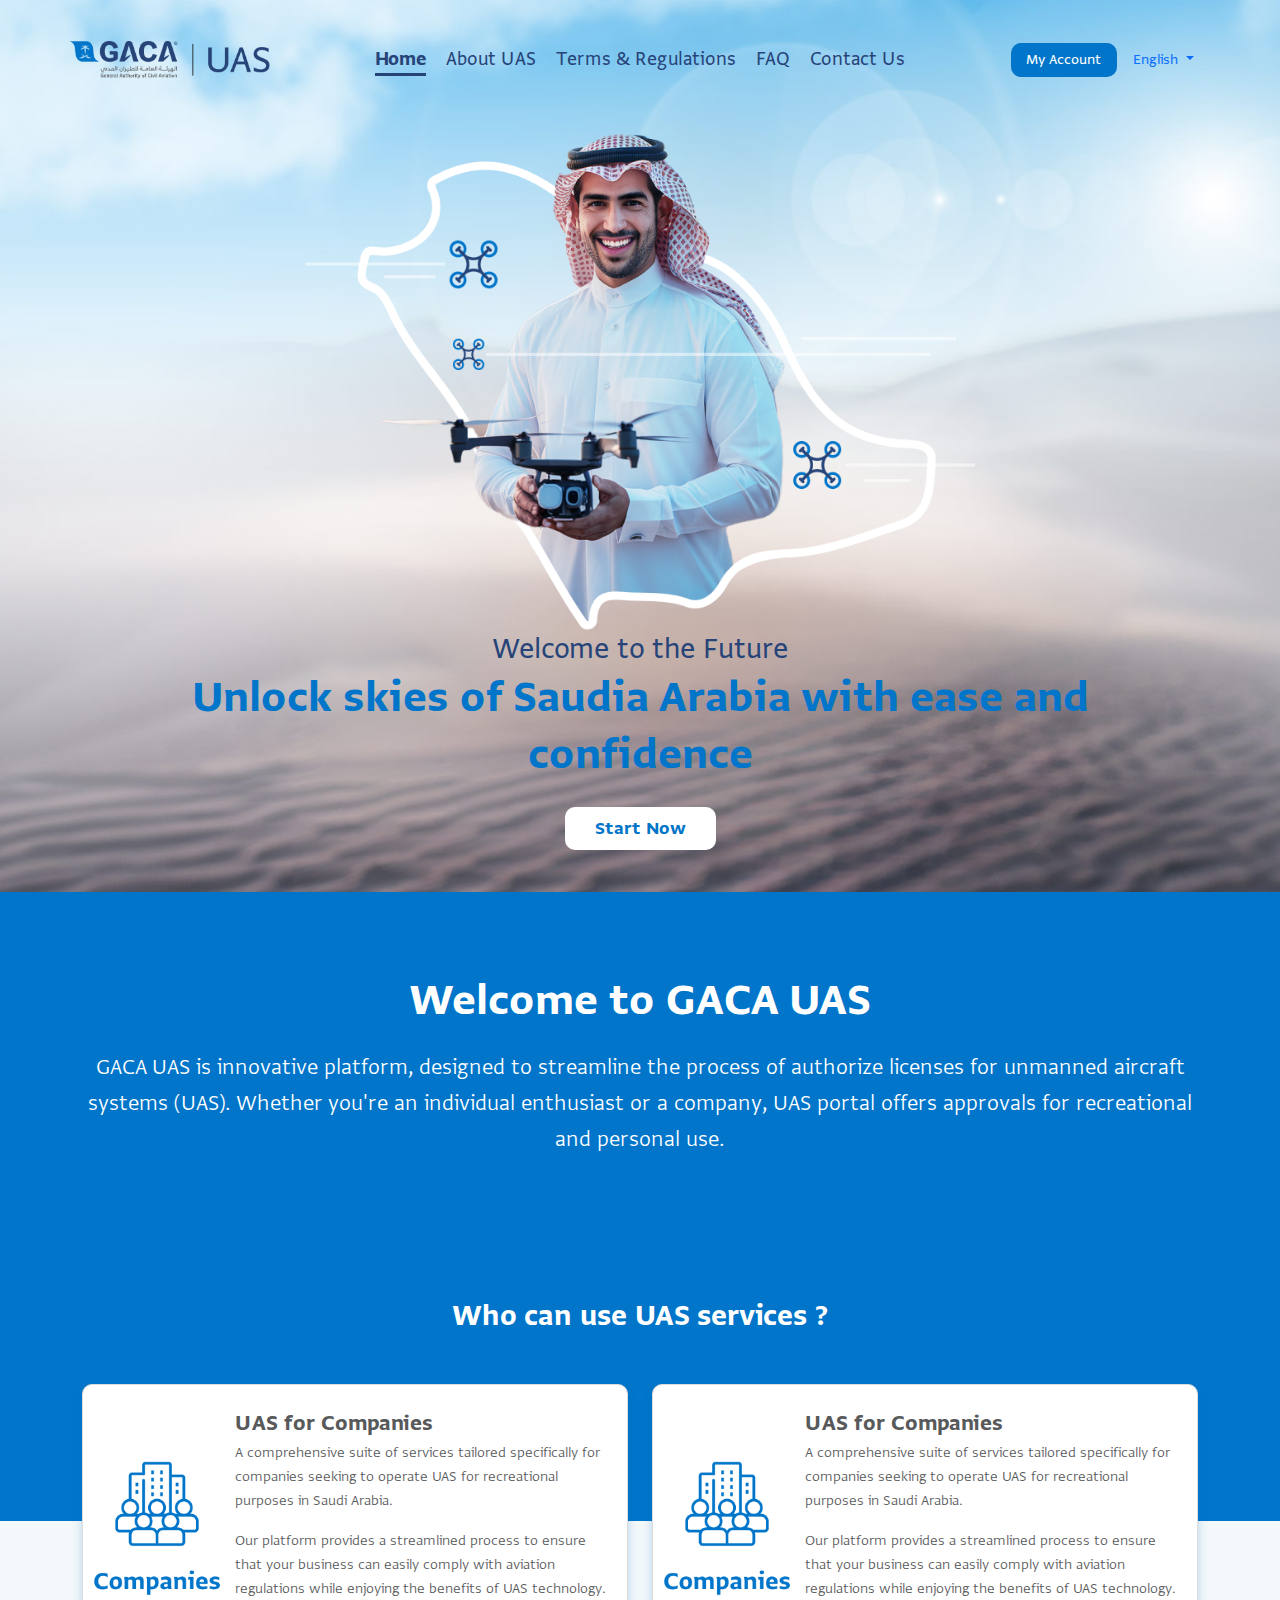
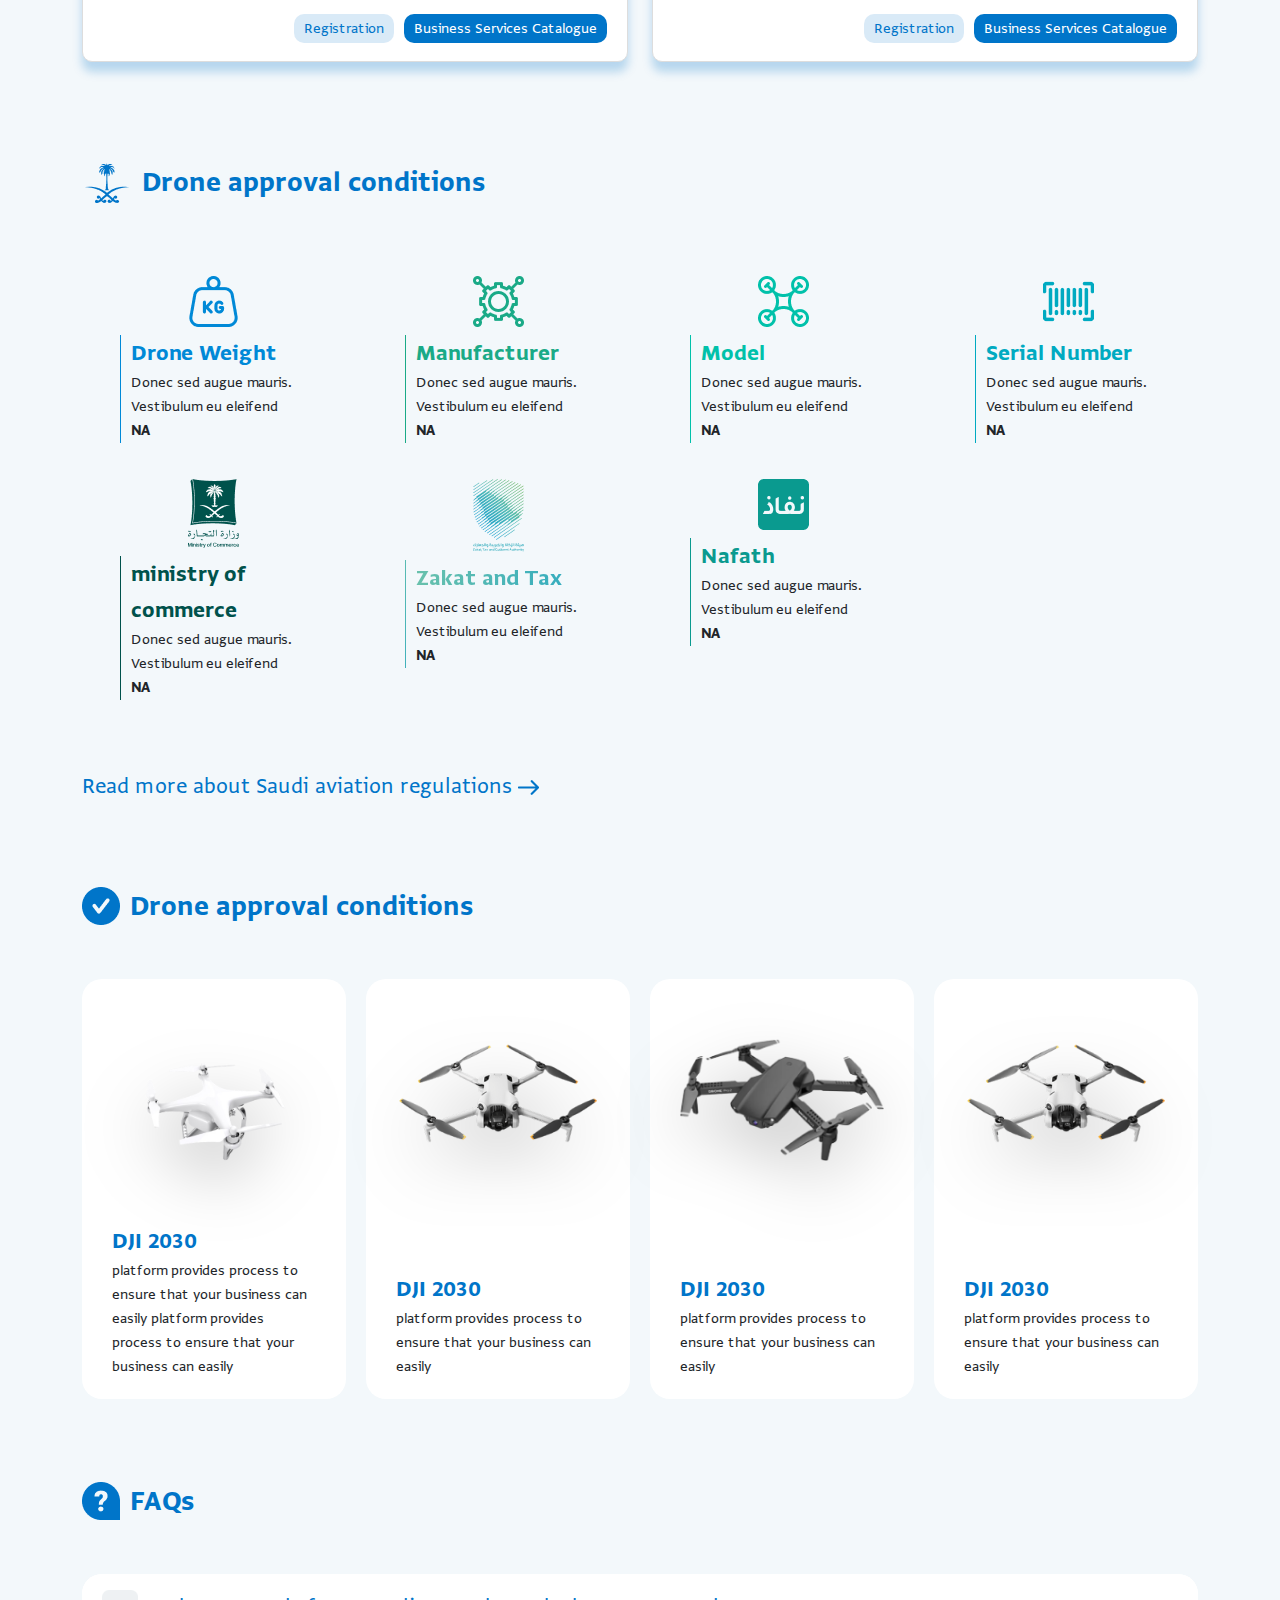
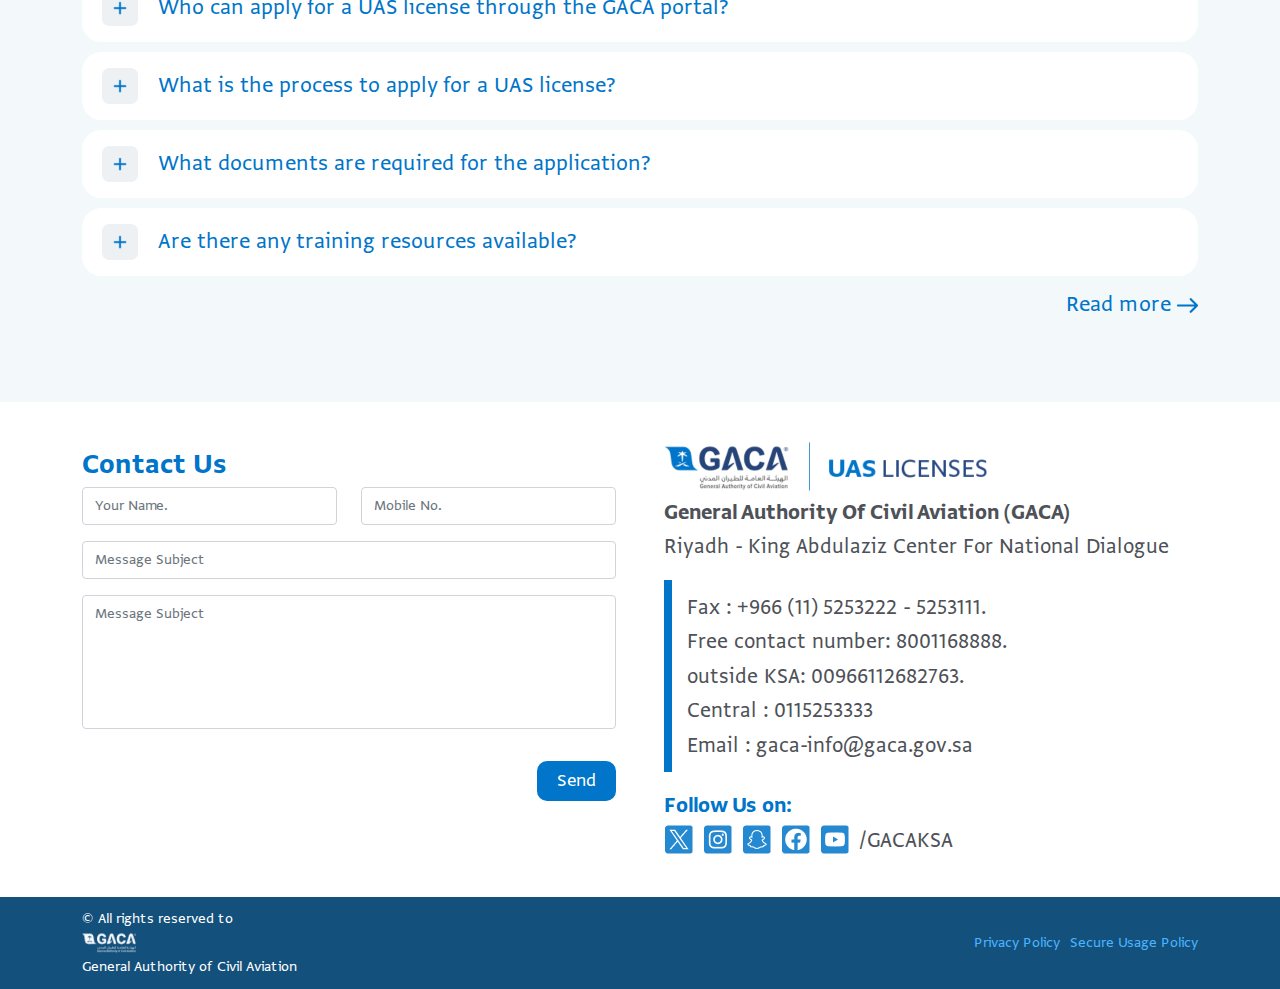
<file: index.html>
<!DOCTYPE html>
<html lang="en">

<head>
    <meta charset="UTF-8">
    <meta name="viewport" content="width=device-width, initial-scale=1.0">
    <title>Document</title>
    <link rel="stylesheet" href="./fonts/fonts.css">
    <link rel="stylesheet" href="./libraries/bootstrap-5.1.3/css/bootstrap.css">
    <link rel="stylesheet" href="./libraries/pushymenu/css/pushy.css">
    <link rel="stylesheet" href="./libraries/pushymenu/css/pushy-en.css">
    <link rel="stylesheet" href="https://cdnjs.cloudflare.com/ajax/libs/animate.css/4.1.1/animate.min.css" />
    <link rel="stylesheet" href="./css/style.css">
    <link href="https://unpkg.com/aos@2.3.1/dist/aos.css" rel="stylesheet">
    <link rel="stylesheet" href="./css/mobile.css">
    <link rel="stylesheet" href="./css/card.css">
    <link rel="stylesheet" href="https://unpkg.com/swiper/swiper-bundle.min.css" />
    <style>
        .swiper-container {
            width: 100%;
        }

        .swiper-slide {
            width: auto;
        }
    </style>
</head>

<body>
    <div class="hero">

        <nav id="main-nav" class="container navbar navbar-expand-lg navbar-dark">
            <div class="navbar_">
                <div class="UAS-Logo">
                    <img src="./images/Logo.png" alt="">
                </div>
                <ul class="nav-items">
                    <li class="nav-item Acive"><a href="#Home">Home</a></li>
                    <li class="nav-item"><a href="#about">About UAS</a></li>
                    <li class="nav-item"><a href="#conditions">Terms & Regulations</a></li>
                    <li class="nav-item"><a href="#Faq">FAQ</a></li>
                    <li class="nav-item"><a href="#Contact">Contact Us</a></li>
                </ul>
                <div class="nav-cta">
                    <a class="account-btn" href="#" target="_blank">My Account</a>
                    <div class="nav-item dropdown m-0 lang-dropdown">
                        <a class="nav-link dropdown-toggle" href="#" id="navbarDropdown" role="button"
                            data-bs-toggle="dropdown" aria-expanded="false">
                            English
                        </a>
                        <ul class="dropdown-menu show-lang" aria-labelledby="navbarDropdown">
                            <li><a class="dropdown-item" href="#">العربية</a></li>
                        </ul>
                    </div>
                    <button class="menu-btn">☰</button>
                </div>
            </div>


        </nav>

        <!-- Pushy Menu -->
        <nav class="pushy pushy-left">
            <div class="pushy-content">
                <a href="#" class="mobile-x">×</a>
                <div id="op-mobile" class="text-center"></div>
                <ul class="mobile-menu">
                    <li><a href="./00_Register_ar.html" class="ar">العربية</a></li>
                    <li class="active"><a href="#">My Drones</a></li>
                    <li><a href="#">My Licences</a></li>
                    <li class="pushy-submenu">
                        <button>Tab1</button>
                        <ul>
                            <li class="pushy-link">
                                <div>
                                    <div class="sideMenuHead"><a href="#">link1</a></div>
                                </div>
                                <div>
                                    <div class="sideMenuHead"><a href="#">link2</a></div>
                                </div>
                            </li>
                        </ul>
                    </li>
                    <li class="pushy-submenu">
                        <button>Tab2</button>
                        <ul>
                            <li class="pushy-link">
                                <div>
                                    <div class="sideMenuHead"><a href="#">link1</a></div>
                                </div>
                                <div>
                                    <div class="sideMenuHead"><a href="#">link2</a></div>
                                </div>
                            </li>
                        </ul>
                    </li>
                    <li class="pushy-submenu">
                        <button>Tab3</button>
                        <ul>
                            <li class="pushy-link">
                                <div>
                                    <div class="sideMenuHead"><a href="#">link1</a></div>
                                </div>
                                <div>
                                    <div class="sideMenuHead"><a href="#">link2</a></div>
                                </div>
                            </li>
                        </ul>
                    </li>

                    <li><a href="#">Contact Us</a></li>
                </ul>
            </div>
        </nav>
        <!-- Site Overlay -->
        <div class="site-overlay"></div>
        <section id="Home">
            <div class="container">
                <div class="row align-items-center ">
                    <div class="col-xxl-6 col-xl-12 col-12 order-xxl-1 order-2 mt-lg-0 mt-mb-0 mt-5 mb-5 hero-cta">
                        <div class="heroTitle text-center text-xxl-start">
                            <h4 class="xsize Pcolor Sfont animate__animated animate__fadeInLeft">Welcome to the Future
                            </h4>
                            <h1 class="xlsize Scolor Pfont">Unlock skies of Saudia Arabia with ease and
                                confidence</h1>
                        </div>
                        <div class="text-center text-xxl-start">
                            <a class="main-cta" href="#">Start Now</a>
                        </div>
                    </div>
                    <div class="col-xxl-6 col-xl-12 col-12 order-xxl-2  order-1">
                        <div class="img-holder text-center">
                            <img class="hero-img animate__animated animate__fadeInLeft animate__slow"
                                src="./images/Hero_Image.png" alt="">
                        </div>

                    </div>

                </div>
            </div>
        </section>

    </div>
    <div class="page-body">
        <div class="main-content ">
            <section id="about">
                <div class="about-sec">
                    <div class="text-center">
                        <div class="sec-divider">
                            <h2 class="lsize Tcolor Pfont">Welcome to GACA UAS</h2>
                            <div class="container">
                                <div class="pargraph-xxl Tcolor Tfont m-2x">
                                    GACA UAS is innovative platform, designed to streamline the process of authorize
                                    licenses
                                    for
                                    unmanned aircraft systems (UAS). Whether you're an individual enthusiast or a
                                    company, UAS
                                    portal offers approvals for recreational and personal use.
                                </div>
                            </div>
                        </div>
                        <div class="subsic-divider">
                            <h4 class="xsize Tcolor Pfont animate__fadeInRightBig">Who can use UAS services ?</h4>
                        </div>
                        <div class="services-aim container">
                            <div class="cards-container">
                                <div class="row">
                                </div>
                                <!-- Card 1 (Initially Open) -->
                                <div id="card_1" class="card expanded">
                                    <div class="image-container">
                                        <img src="./images/Individuals.png" alt="Individuals">
                                    </div>
                                    <div class="content">
                                        <div class="content-container_">
                                            <div class="Greycolor upnormalsize Pfont">
                                                UAS for individuals
                                            </div>
                                            <div>
                                                <p class="Greycolor Tfont">A comprehensive suite of services tailored
                                                    specifically for companies seeking to operate UAS for recreational
                                                    purposes in Saudi Arabia.</p>
                                                <p class="Greycolor Tfont">Our platform provides a streamlined process
                                                    to ensure that your business can easily comply with aviation
                                                    regulations while enjoying the benefits of UAS technology.</p>
                                            </div>
                                            <div class="card-cta">
                                                <div>
                                                    <a class="reg-btn" href="#">Registration</a>
                                                </div>
                                                <div>
                                                    <a class="bus-btn" href="#">Business Services Catalogue</a>
                                                </div>
                                            </div>
                                        </div>
                                    </div>
                                </div>

                                <!-- Card 2 (Initially Closed) -->
                                <div id="card_2" class="card">
                                    <div class="image-container">
                                        <img src="./images/Companies_icon.png" alt="Companies">
                                    </div>
                                    <div class="content">
                                        <div class="content-container_">
                                            <div class="Greycolor upnormalsize Pfont">
                                                UAS for Companies
                                            </div>
                                            <div>
                                                <p class="Greycolor Tfont">A comprehensive suite of services tailored
                                                    specifically for companies seeking to operate UAS for recreational
                                                    purposes in Saudi Arabia.</p>
                                                <p class="Greycolor Tfont">Our platform provides a streamlined process
                                                    to ensure that your business can easily comply with aviation
                                                    regulations while enjoying the benefits of UAS technology.</p>
                                            </div>
                                            <div class="card-cta">
                                                <div>
                                                    <a class="reg-btn" href="#">Registration</a>
                                                </div>
                                                <div>
                                                    <a class="bus-btn" href="#">Business Services Catalogue</a>
                                                </div>
                                            </div>
                                        </div>
                                    </div>
                                </div>
                            </div>
                        </div>

                        <div class="container services-aim-xs">
                            <div class="row">
                                <div class="col-lg-6 col-md-12 mt-2 mb-3">
                                    <div class="fullCard">
                                        <div class="row">
                                            <div class="col-xl-3 col-lg-12 col-md-12">
                                                <div class="image-outer">
                                                    <div class="image-container">
                                                        <img src="./images/Companies_icon.png" alt="Companies">
                                                    </div>
                                                </div>

                                            </div>
                                            <div class="col-xl-9 col-lg-12 col-md-12">
                                                <div class="">
                                                    <div class="content-container_ full-card-directions">
                                                        <div class="Greycolor upnormalsize Pfont">
                                                            UAS for Companies
                                                        </div>
                                                        <div>
                                                            <p class="Greycolor Tfont">A comprehensive suite of services
                                                                tailored
                                                                specifically for companies seeking to operate UAS for
                                                                recreational
                                                                purposes in Saudi Arabia.</p>
                                                            <p class="Greycolor Tfont">Our platform provides a
                                                                streamlined process
                                                                to ensure that your business can easily comply with
                                                                aviation
                                                                regulations while enjoying the benefits of UAS
                                                                technology.</p>
                                                        </div>
                                                        <div class="card-cta">
                                                            <div>
                                                                <a class="reg-btn" href="#">Registration</a>
                                                            </div>
                                                            <div>
                                                                <a class="bus-btn" href="#">Business Services
                                                                    Catalogue</a>
                                                            </div>
                                                        </div>
                                                    </div>
                                                </div>
                                            </div>
                                        </div>
                                    </div>
                                </div>
                                <div class="col-lg-6 col-md-12 mt-2 mb-3">
                                    <div class="fullCard">
                                        <div class="row">
                                            <div class="col-xl-3 col-lg-12 ">
                                                <div class="image-outer">
                                                    <div class="image-container">
                                                        <img src="./images/Companies_icon.png" alt="Companies">
                                                    </div>
                                                </div>

                                            </div>
                                            <div class="col-xl-9 col-lg-12 ">
                                                <div class="">
                                                    <div class="content-container_ full-card-directions">
                                                        <div class="Greycolor upnormalsize Pfont">
                                                            UAS for Companies
                                                        </div>
                                                        <div>
                                                            <p class="Greycolor Tfont">A comprehensive suite of services
                                                                tailored
                                                                specifically for companies seeking to operate UAS for
                                                                recreational
                                                                purposes in Saudi Arabia.</p>
                                                            <p class="Greycolor Tfont">Our platform provides a
                                                                streamlined process
                                                                to ensure that your business can easily comply with
                                                                aviation
                                                                regulations while enjoying the benefits of UAS
                                                                technology.</p>
                                                        </div>
                                                        <div class="card-cta">
                                                            <div>
                                                                <a class="reg-btn" href="#">Registration</a>
                                                            </div>
                                                            <div>
                                                                <a class="bus-btn" href="#">Business Services
                                                                    Catalogue</a>
                                                            </div>
                                                        </div>
                                                    </div>
                                                </div>
                                            </div>
                                        </div>
                                    </div>
                                </div>
                            </div>
                        </div>
                    </div>
                </div>
        </div>
        </section>


    </div>
    <div class="container">
        <section id="conditions">
            <div class="secmargin">
                <div class="secTitle">
                    <div>
                        <img src="./images/saudisymbol.png" alt="Saudi">
                    </div>
                    <div class="Pfont Scolor secsize">
                        Drone approval conditions
                    </div>
                </div>
                <div class="sub-secmargin">
                    <div class="row justify-content-center justify-content-lg-start">
                        <div class="col-lg-3 col-md-4 col-6 mt-2 mb-2">
                            <div class="drone-approval-item">
                                <div class="img-approval">
                                    <img src="./images/DroneWeight.png" alt="">
                                </div>
                                <div class="drone-approval-item-spacing DroneWeight-border">
                                    <div class="upnormalsize Pfont DroneWeight">
                                        Drone Weight
                                    </div>
                                    <div>
                                        Donec sed augue mauris. Vestibulum eu eleifend <span class="Pfont">NA</span>
                                    </div>
                                </div>
                            </div>
                        </div>
                        <div class="col-lg-3 col-md-4 col-6 mt-2 mb-2">
                            <div class="drone-approval-item">
                                <div>
                                    <img src="./images/Manufacturer.png" alt="">
                                </div>
                                <div class="drone-approval-item-spacing Manufacturer-border">
                                    <div class="upnormalsize Pfont Manufacturer">
                                        Manufacturer
                                    </div>
                                    <div>
                                        Donec sed augue mauris. Vestibulum eu eleifend <span class="Pfont">NA</span>
                                    </div>
                                </div>
                            </div>
                        </div>
                        <div class="col-lg-3 col-md-4 col-6 mt-2 mb-2">
                            <div class="drone-approval-item">
                                <div>
                                    <img src="./images/Model.png" alt="">
                                </div>
                                <div class="drone-approval-item-spacing Model-border">
                                    <div class="upnormalsize Pfont Model">
                                        Model
                                    </div>
                                    <div>
                                        Donec sed augue mauris. Vestibulum eu eleifend <span class="Pfont">NA</span>
                                    </div>
                                </div>
                            </div>
                        </div>

                        <div class="col-lg-3 col-md-4 col-6 mt-2 mb-2">
                            <div class="drone-approval-item">
                                <div>
                                    <img src="./images/Serial Number.png" alt="">
                                </div>
                                <div class="drone-approval-item-spacing SerialNumber-border">
                                    <div class="upnormalsize Pfont SerialNumber">
                                        Serial Number
                                    </div>
                                    <div>
                                        Donec sed augue mauris. Vestibulum eu eleifend <span class="Pfont">NA</span>
                                    </div>
                                </div>
                            </div>
                        </div>

                        <div class="col-lg-3 col-md-4 col-6 mt-2 mb-2">
                            <div class="drone-approval-item">
                                <div>
                                    <img src="./images/Ministry_of_Commerce.png" alt="">
                                </div>
                                <div class="drone-approval-item-spacing MinistryofCommerce-border">
                                    <div class="upnormalsize Pfont MinistryofCommerce">
                                        ministry of commerce
                                    </div>
                                    <div>
                                        Donec sed augue mauris. Vestibulum eu eleifend <span class="Pfont">NA</span>
                                    </div>
                                </div>
                            </div>
                        </div>
                        <div class="col-lg-3 col-md-4 col-6 mt-2 mb-2">
                            <div class="drone-approval-item">
                                <div>
                                    <img src="./images/Zakat_and_Tax.png" alt="">
                                </div>
                                <div class="drone-approval-item-spacing ZakatandTax-border">
                                    <div class="upnormalsize Pfont ZakatandTax">
                                        Zakat and Tax
                                    </div>
                                    <div>
                                        Donec sed augue mauris. Vestibulum eu eleifend <span class="Pfont">NA</span>
                                    </div>
                                </div>
                            </div>
                        </div>
                        <div class="col-lg-3 col-md-4 col-6 mt-2 mb-2">
                            <div class="drone-approval-item">
                                <div>
                                    <img src="./images/Nafath.png" alt="">
                                </div>
                                <div class="drone-approval-item-spacing Nafath-border">
                                    <div class="upnormalsize Pfont Nafath">
                                        Nafath
                                    </div>
                                    <div>
                                        Donec sed augue mauris. Vestibulum eu eleifend <span class="Pfont">NA</span>
                                    </div>
                                </div>
                            </div>
                        </div>

                    </div>

                </div>
                <div class="upnormalsize links">
                    <a href="#">Read more about Saudi aviation regulations <span><img src="./images/Arrow.png"
                                alt=""></span></a>
                </div>
            </div>
            <div class="secmargin">
                <div class="secTitle">
                    <div>
                        <img src="./images/Approvedv.png" alt="Saudi">
                    </div>
                    <div class="Pfont Scolor secsize">
                        Drone approval conditions
                    </div>
                </div>
                <div class="sub-secmargin">

                    <div class="row">
                        <div class="swiper-container">
                            <div class="swiper-wrapper">
                                <div class="swiper-slide">
                                    <div class="DroneCard">
                                        <div class="DroneCard_inner">
                                            <div class="DroneCard_image">
                                                <img src="./images/Drone_2.png" alt="">
                                            </div>
                                            <div>
                                                <div class="upnormalsize Pfont Scolor">
                                                    DJI 2030
                                                </div>
                                                <div style="overflow: hidden;">
                                                    platform provides process to ensure that your business can easily
                                                    platform provides process to ensure that your business can easily

                                                </div>
                                            </div>
                                        </div>
                                    </div>
                                </div>
                                <div class="swiper-slide">
                                    <div class="DroneCard">
                                        <div class="DroneCard_inner">
                                            <div class="DroneCard_image">
                                                <img src="./images/Drone_3.png" alt="">
                                            </div>
                                            <div>
                                                <div class="upnormalsize Pfont Scolor">
                                                    DJI 2030
                                                </div>
                                                <div>
                                                    platform provides process to ensure that your business can easily

                                                </div>
                                            </div>
                                        </div>
                                    </div>
                                </div>
                                <div class="swiper-slide">
                                    <div class="DroneCard">
                                        <div class="DroneCard_inner">
                                            <div class="DroneCard_image">
                                                <img src="./images/Drone_1.png" alt="">
                                            </div>
                                            <div>
                                                <div class="upnormalsize Pfont Scolor">
                                                    DJI 2030
                                                </div>
                                                <div>
                                                    platform provides process to ensure that your business can easily
                                                </div>
                                            </div>
                                        </div>
                                    </div>
                                </div>
                                <div class="swiper-slide">
                                    <div class="DroneCard">
                                        <div class="DroneCard_inner">
                                            <div class="DroneCard_image">
                                                <img src="./images/Drone_3.png" alt="">
                                            </div>
                                            <div>
                                                <div class="upnormalsize Pfont Scolor">
                                                    DJI 2030
                                                </div>
                                                <div>
                                                    platform provides process to ensure that your business can easily
                                                </div>
                                            </div>
                                        </div>
                                    </div>
                                </div>
                                <!-- Repeat the swiper-slide div for each drone card -->
                            </div>
                        </div>
                    </div>
                </div>
            </div>
        </section>




        <section id="Faq">
            <div class="secmargin">
                <div class="secTitle">
                    <div>
                        <img src="./images/FAQs_icon.png" alt="Saudi">
                    </div>
                    <div class="Pfont Scolor secsize">
                        FAQs
                    </div>
                </div>
                <div class="sub-secmargin">
                    <div class="accordion" id="accordionExample">
                        <div class="accordion-item  lessborder accordionBorder accordionspace">
                            <h2 class="accordionBorder accordion-header " id="headingOne">
                                <button class="accordionBorder accordion-button collapsed upnormalsize Sfont Scolor"
                                    type="button" data-bs-toggle="collapse" data-bs-target="#collapseOne"
                                    aria-expanded="false" aria-controls="collapseOne">
                                    Who can apply for a UAS license through the GACA portal?
                                </button>
                            </h2>
                            <div id="collapseOne" class="accordion-collapse collapse" aria-labelledby="headingOne"
                                data-bs-parent="#accordionExample">
                                <div class="accordion-body">
                                    <div>Lorem ipsum dolor sit, amet consectetur adipisicing elit. Unde dolor, vero
                                        inventore ducimus cumque nobis sit adipisci incidunt fuga fugiat eius quis?
                                        Nihil
                                        labore alias eligendi officia id esse deleniti numquam ab, excepturi laborum
                                        quaerat
                                        quam voluptas saepe delectus sed sunt ullam! Eum enim, sequi eligendi, ex
                                        sint illum
                                        accusamus, debitis neque architecto illo corrupti. Iste ex enim suscipit
                                        perspiciatis.</div>
                                </div>
                            </div>
                        </div>
                        <div class="accordion-item  lessborder accordionBorder accordionspace">
                            <h2 class="accordionBorder accordion-header " id="headingTwo">
                                <button class="accordionBorder accordion-button collapsed upnormalsize Sfont Scolor"
                                    type="button" data-bs-toggle="collapse" data-bs-target="#collapseTwo"
                                    aria-expanded="false" aria-controls="collapseTwo">
                                    What is the process to apply for a UAS license?
                                </button>
                            </h2>
                            <div id="collapseTwo" class="accordion-collapse collapse" aria-labelledby="headingTwo"
                                data-bs-parent="#accordionExample">
                                <div class="accordion-body">
                                    <div>Lorem ipsum dolor sit, amet consectetur adipisicing elit. Unde dolor, vero
                                        inventore ducimus cumque nobis sit adipisci incidunt fuga fugiat eius quis?
                                        Nihil
                                        labore alias eligendi officia id esse deleniti numquam ab, excepturi laborum
                                        quaerat
                                        quam voluptas saepe delectus sed sunt ullam! Eum enim, sequi eligendi, ex
                                        sint illum
                                        accusamus, debitis neque architecto illo corrupti. Iste ex enim suscipit
                                        perspiciatis.</div>
                                </div>
                            </div>
                        </div>
                        <div class="accordion-item lessborder accordionBorder accordionspace">
                            <h2 class="accordionBorder accordion-header " id="headingThree">
                                <button class="accordionBorder accordion-button collapsed upnormalsize Sfont Scolor"
                                    type="button" data-bs-toggle="collapse" data-bs-target="#collapseThree"
                                    aria-expanded="false" aria-controls="collapseTwo">
                                    What documents are required for the application?
                                </button>
                            </h2>
                            <div id="collapseThree" class="accordion-collapse collapse" aria-labelledby="headingThree"
                                data-bs-parent="#accordionExample">
                                <div class="accordion-body">
                                    <div>Lorem ipsum dolor sit, amet consectetur adipisicing elit. Unde dolor, vero
                                        inventore ducimus cumque nobis sit adipisci incidunt fuga fugiat eius quis?
                                        Nihil
                                        labore alias eligendi officia id esse deleniti numquam ab, excepturi laborum
                                        quaerat
                                        quam voluptas saepe delectus sed sunt ullam! Eum enim, sequi eligendi, ex
                                        sint illum
                                        accusamus, debitis neque architecto illo corrupti. Iste ex enim suscipit
                                        perspiciatis.</div>
                                </div>
                            </div>
                        </div>
                        <div class="accordion-item lessborder accordionBorder accordionspace">
                            <h2 class="accordionBorder accordion-header " id="headingFour">
                                <button class="accordionBorder accordion-button collapsed upnormalsize Sfont Scolor"
                                    type="button" data-bs-toggle="collapse" data-bs-target="#collapseFour"
                                    aria-expanded="false" aria-controls="collapseTwo">
                                    Are there any training resources available?
                                </button>
                            </h2>
                            <div id="collapseFour" class="accordion-collapse collapse" aria-labelledby="headingFour"
                                data-bs-parent="#accordionExample">
                                <div class="accordion-body">
                                    <div>Lorem ipsum dolor sit, amet consectetur adipisicing elit. Unde dolor, vero
                                        inventore ducimus cumque nobis sit adipisci incidunt fuga fugiat eius quis?
                                        Nihil
                                        labore alias eligendi officia id esse deleniti numquam ab, excepturi laborum
                                        quaerat
                                        quam voluptas saepe delectus sed sunt ullam! Eum enim, sequi eligendi, ex
                                        sint illum
                                        accusamus, debitis neque architecto illo corrupti. Iste ex enim suscipit
                                        perspiciatis.</div>
                                </div>
                            </div>
                        </div>
                    </div>
                    <div class="d-flex align-items-center justify-content-end">
                        <div class="upnormalsize links ">
                            <a href="#">Read more <span><img src="./images/Arrow.png" alt=""></span></a>
                        </div>
                    </div>
                </div>
            </div>
        </section>
    </div>
    <section id="Contact">
        <div class="secmargin margin-bottom-0">
            <div class="whiteSurface">
                <div class="container">
                    <div style="padding: 40px 0;">
                        <div class="row gx-5">
                            <div class="col-md-6">
                                <div class="Pfont Scolor secsize">
                                    Contact Us
                                </div>
                                <form action="mailto:dnnlshrf@gmail.com">
                                    <div class="row">
                                        <div class="col-md-6 mb-3">
                                            <input type="text" class="form-control" placeholder="Your Name.">
                                        </div>
                                        <div class="col-md-6 mb-3">
                                            <input type="text" class="form-control" placeholder="Mobile No.">
                                        </div>
                                        <div class="col-12 mb-3">
                                            <input name="subject" type="text" class="form-control"
                                                placeholder="Message Subject">
                                        </div>
                                        <div class="col-12 mb-3">
                                            <textarea name="body" type="text" class="form-control"
                                                placeholder="Message Subject" rows="5"></textarea>
                                        </div>
                                    </div>

                                    <div class="form-cta mt-3">
                                        <input class="sendbtm" type="submit" value="Send">
                                    </div>
                                </form>

                            </div>
                            <div class="col-md-6">
                                <div>
                                    <img src="./images/UAS_logo.png" alt="">
                                </div>
                                <div class="mt-1">
                                    <div class="contactText Pfont darkColor">
                                        General Authority Of Civil Aviation (GACA)
                                    </div>
                                    <div class="contactText Sfont darkColor">
                                        Riyadh - King Abdulaziz Center For National Dialogue
                                    </div>
                                </div>

                                <div class="mt-3">
                                    <ul class="darkColor contactText"
                                        style="border-left: 8px solid #0075C9; padding: 10px 15px; list-style-position: inside;  list-style-type: none;  ">
                                        <li>Fax : +966 (11) 5253222 - 5253111. </li>
                                        <li>Free contact number: 8001168888.</li>
                                        <li>outside KSA: 00966112682763.</li>
                                        <li>Central : 0115253333</li>
                                        <li>Email : gaca-info@gaca.gov.sa</li>
                                    </ul>
                                </div>
                                <div class="mt-3">
                                    <div class="contactText Pfont Scolor">
                                        Follow Us on:
                                    </div>
                                    <div class="socialchanels">
                                        <div class="social-item">
                                            <a href="#">
                                                <img src="./images/X.png" alt="">
                                            </a>
                                        </div>
                                        <div class="social-item">
                                            <a href="#">
                                                <img src="./images/Insta.png" alt="">
                                            </a>
                                        </div>
                                        <div class="social-item">
                                            <a href="#">
                                                <img src="./images/Snapchat.png" alt="">
                                            </a>
                                        </div>
                                        <div class="social-item">
                                            <a href="#">
                                                <img src="./images/Facebook.png" alt="">
                                            </a>
                                        </div>
                                        <div class="social-item">
                                            <a href="#">
                                                <img src="./images/Youtube.png  " alt="">
                                            </a>
                                        </div>
                                        <div>
                                            <a class="darkColor contactText" href="#">
                                                /GACAKSA
                                            </a>
                                        </div>
                                    </div>
                                </div>
                            </div>
                        </div>
                    </div>
                </div>
            </div>
        </div>
    </section>
    </div>


    <footer class="darkfooter">
        <div class="container">
            <div class="footerContents">
                <div class="footer-rights Sfont">
                    <div>
                        &#169; All rights reserved to
                    </div>
                    <div>
                        <img style="height: 20px;" src="./images/whiteLogo-xs.png" alt="GACA">
                    </div>
                    <div>
                        General Authority of Civil Aviation
                    </div>
                </div>
                <div class="footer-links" style="color: #4AB4FF;">
                    <div>
                        <a class="dark-link" href="#">Privacy Policy</a>
                    </div>
                    <div>
                        <a class="dark-link" href="#">Secure Usage Policy</a>
                    </div>

                </div>
            </div>
        </div>
    </footer>
    <script src="./libraries/Jquery/Jquery.js"></script>
    <script src="./libraries/pushymenu/js/pushy.js"></script>
    <script src="./libraries/bootstrap-5.1.3/js/bootstrap.js"></script>
    <script src="https://unpkg.com/aos@2.3.1/dist/aos.js"></script>
    <script src="https://unpkg.com/swiper/swiper-bundle.min.js"></script>
    <script src="./js/mainJs.js"></script>
    <script>






    </script>
</body>

</html>
</file>
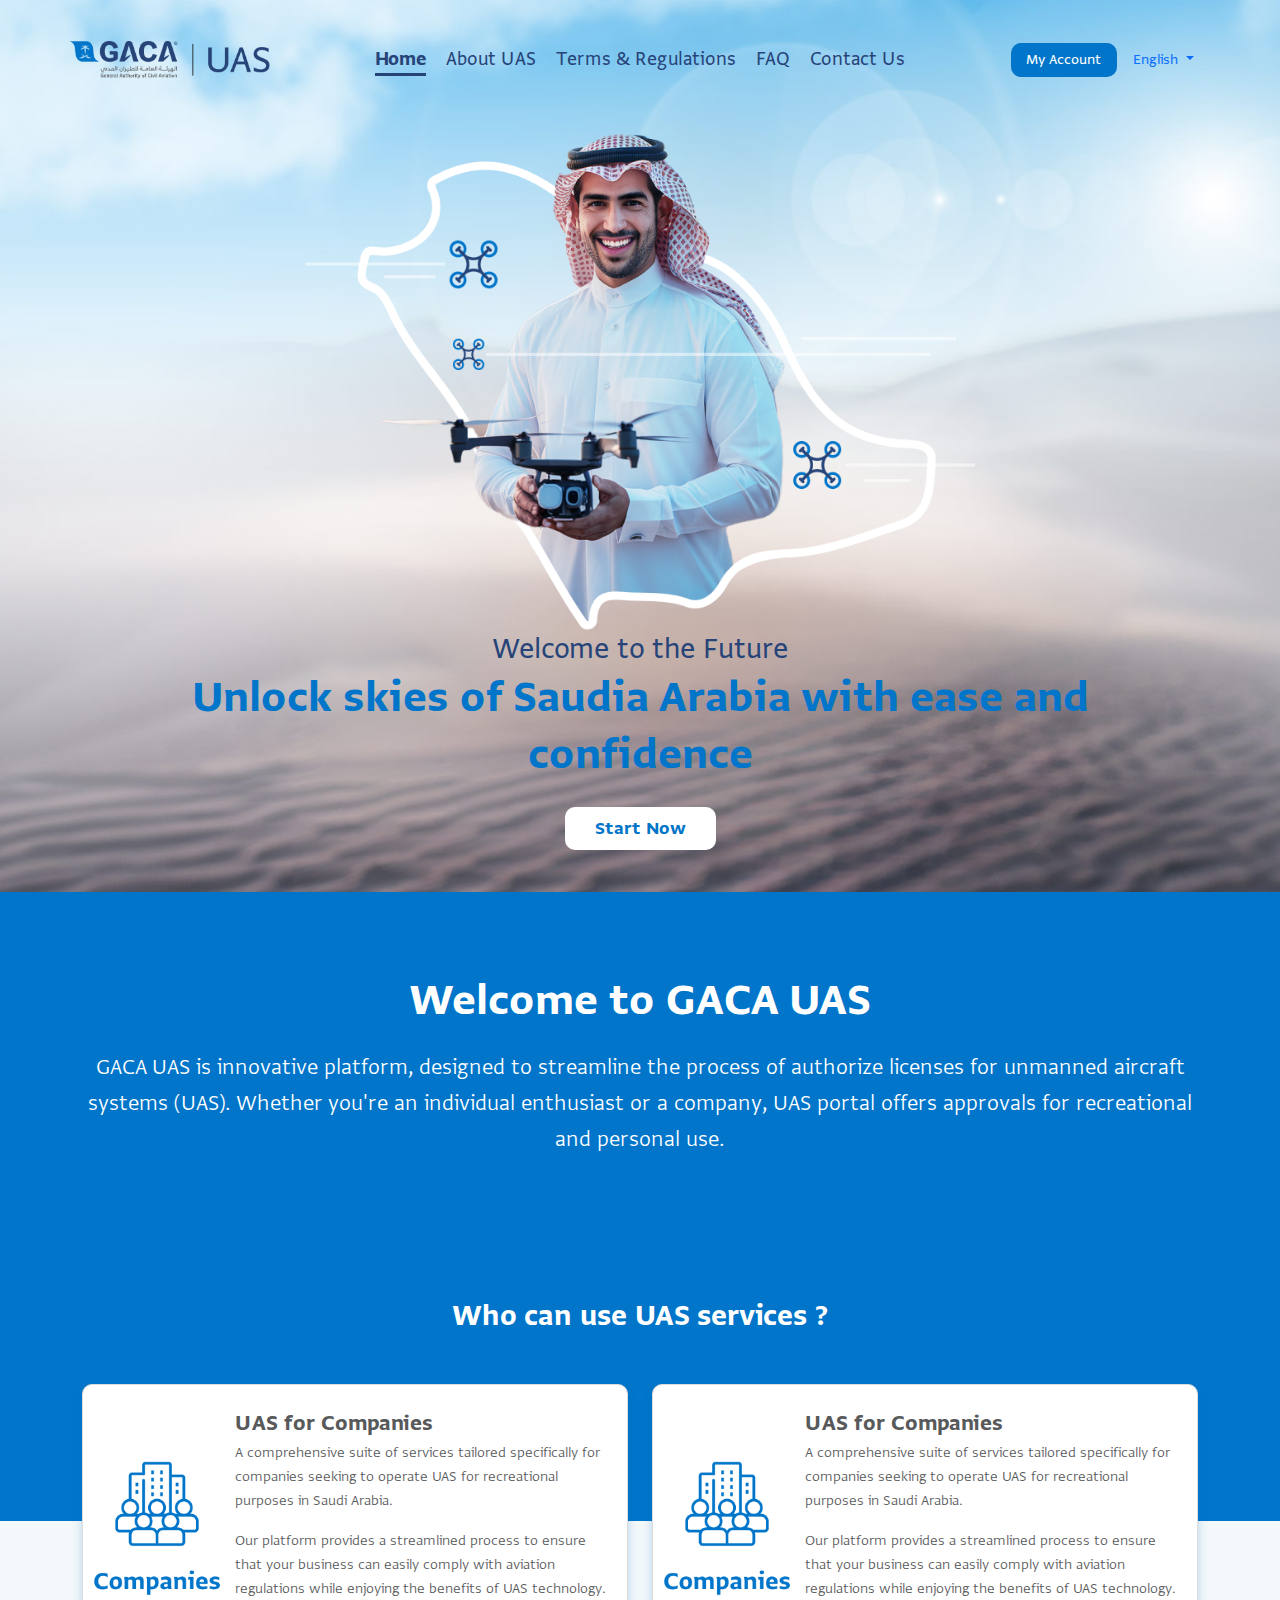
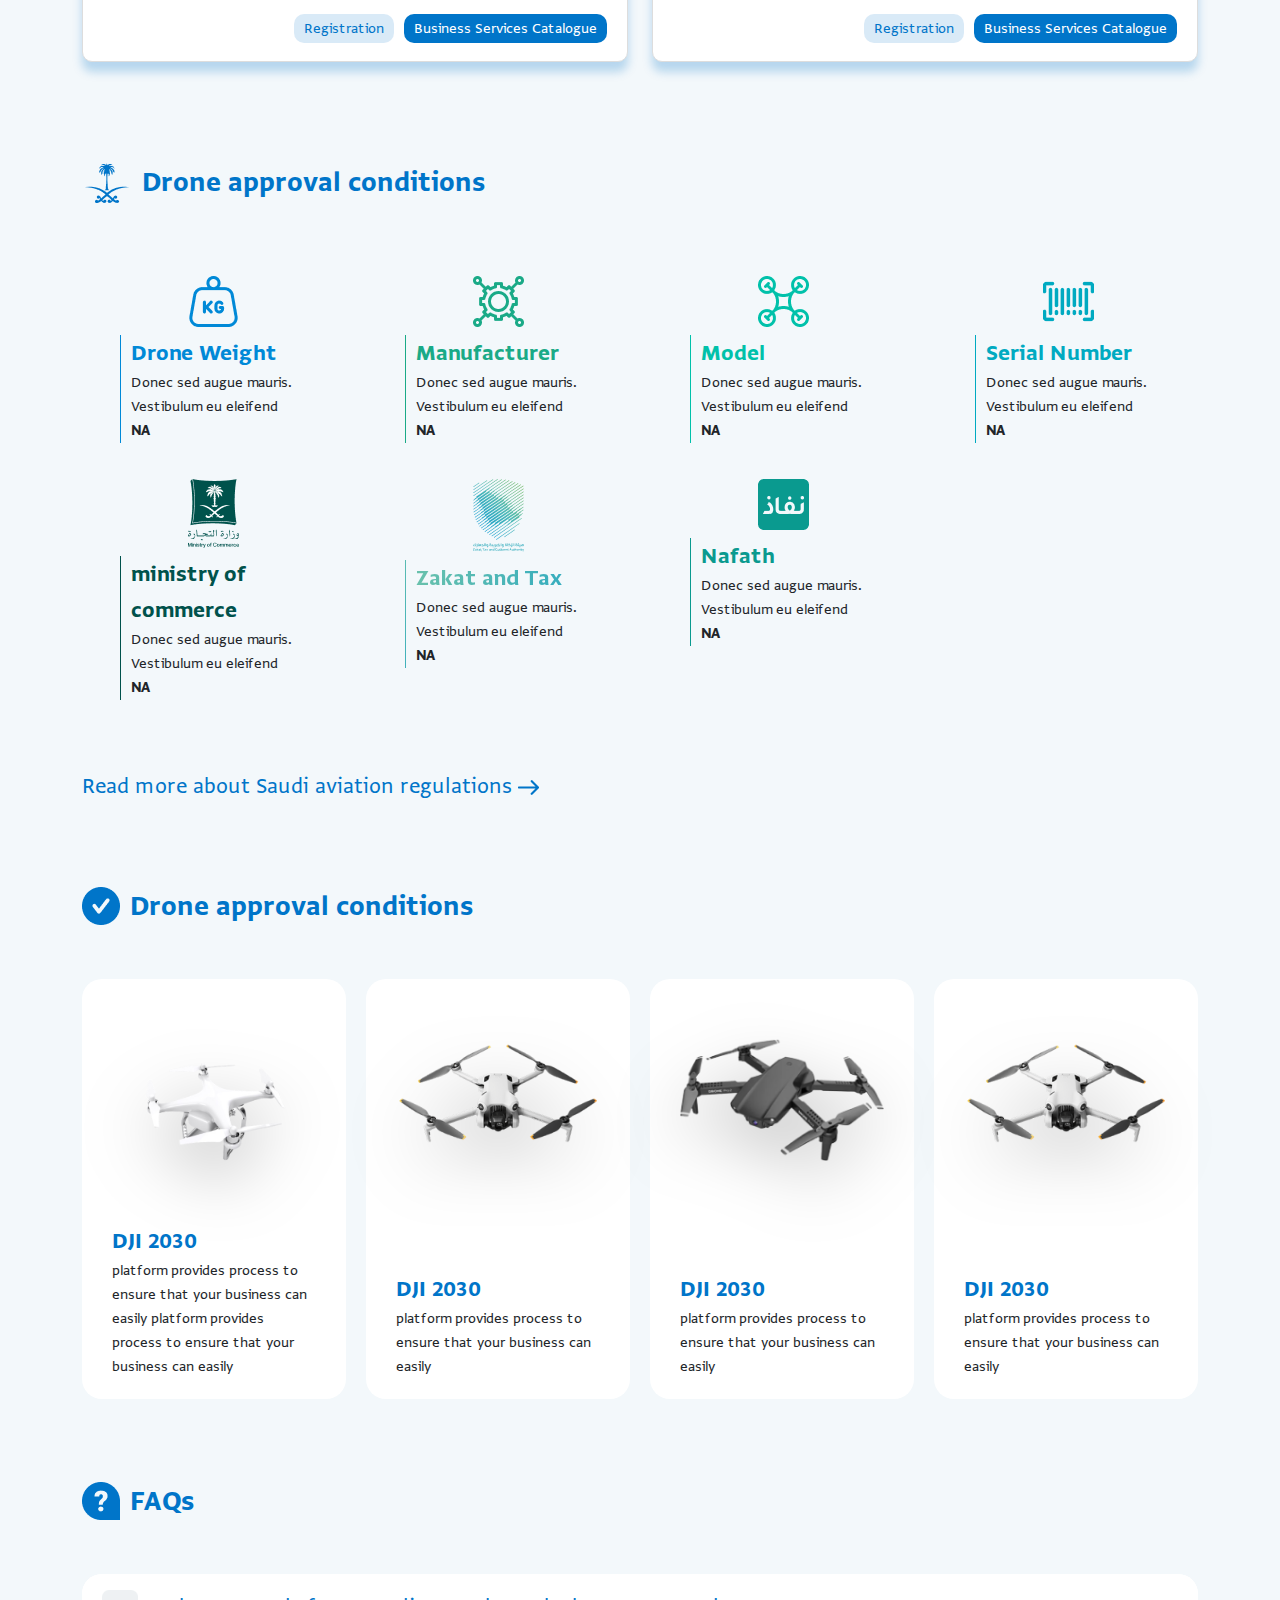
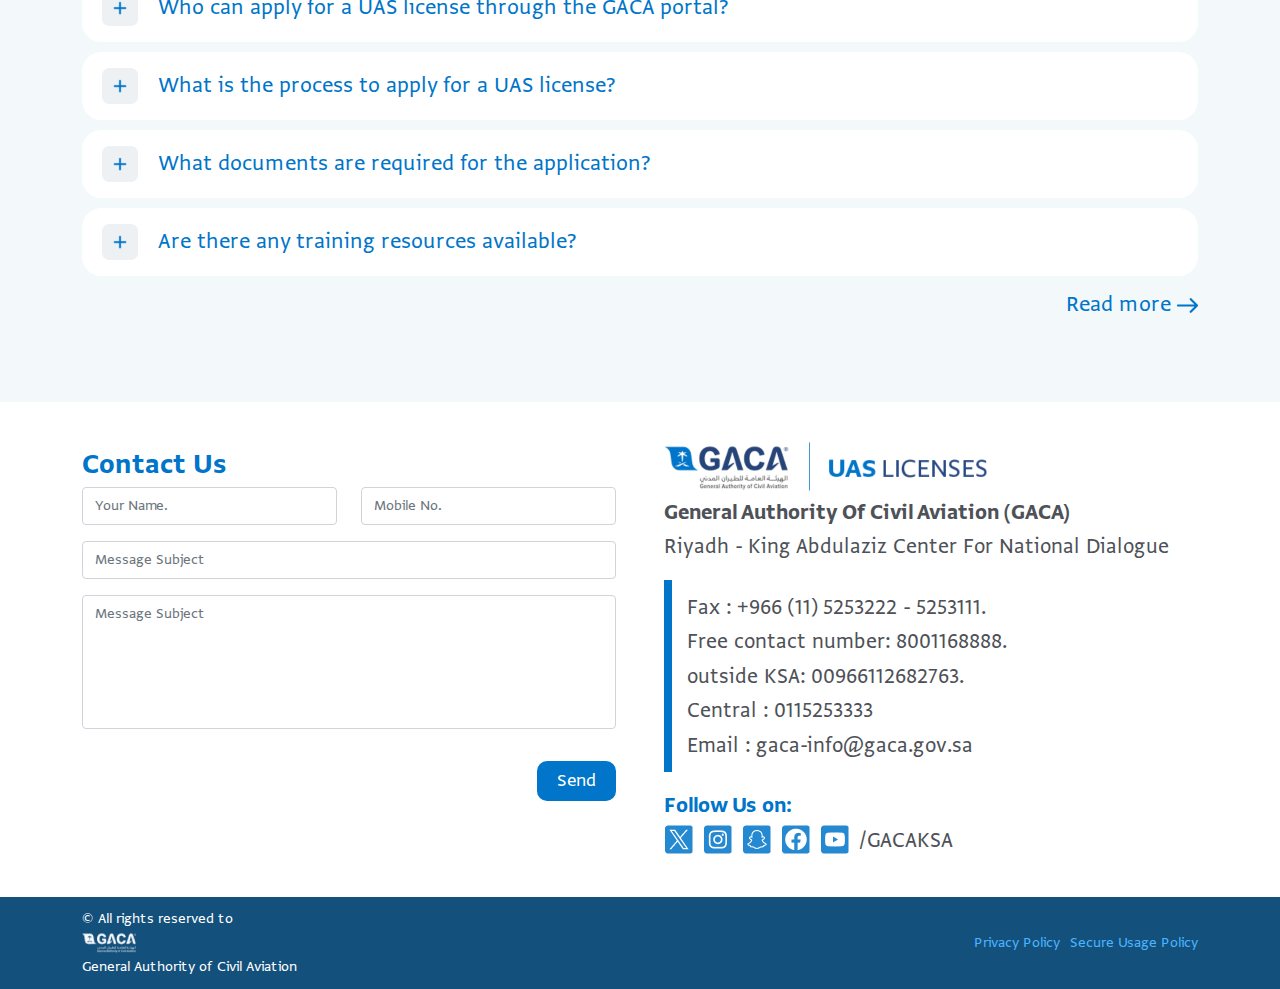
<file: cardTest.html>
<!DOCTYPE html>
<html lang="en">

<head>
    <meta charset="UTF-8">
    <meta name="viewport" content="width=device-width, initial-scale=1.0">
    <title>Document</title>
    <link rel="stylesheet" href="./fonts/fonts.css">
    <link rel="stylesheet" href="./libraries/bootstrap-5.1.3/css/bootstrap.css">
    <link rel="stylesheet" href="./libraries/pushymenu/css/pushy.css">
    <link rel="stylesheet" href="./libraries/pushymenu/css/pushy-en.css">
    <link rel="stylesheet" href="https://cdnjs.cloudflare.com/ajax/libs/animate.css/4.1.1/animate.min.css" />
    <link rel="stylesheet" href="./css/style.css">
    <link href="https://unpkg.com/aos@2.3.1/dist/aos.css" rel="stylesheet">
    <link rel="stylesheet" href="./css/mobile.css">
    <link rel="stylesheet" href="./css/card.css">
    <link rel="stylesheet" href="https://unpkg.com/swiper/swiper-bundle.min.css" />

    <style>
        body{
            margin: 0;
            padding: 0;
            display: grid;
            grid-template-rows: auto 1fr auto;
            min-height: 100vh;
        }
    </style>
    
</head>

<body>
    <div>
        <div class="hero">
            <nav id="main-nav" class="container navbar navbar-expand-lg navbar-dark">
                <div class="navbar_">
                    <div class="UAS-Logo">
                        <img src="./images/Logo.png" alt="">
                    </div>
                    <ul class="nav-items">
                        <li class="nav-item Acive"><a href="#Home">Home</a></li>
                        <li class="nav-item"><a href="#about">About UAS</a></li>
                        <li class="nav-item"><a href="#conditions">Terms & Regulations</a></li>
                        <li class="nav-item"><a href="#Faq">FAQ</a></li>
                        <li class="nav-item"><a href="#Contact">Contact Us</a></li>
                    </ul>
                    <div class="nav-cta">
                        <a class="account-btn" href="#" target="_blank">My Account</a>
                        <div class="nav-item dropdown m-0 lang-dropdown">
                            <a class="nav-link dropdown-toggle" href="#" id="navbarDropdown" role="button"
                                data-bs-toggle="dropdown" aria-expanded="false">
                                English
                            </a>
                            <ul class="dropdown-menu show-lang" aria-labelledby="navbarDropdown">
                                <li><a class="dropdown-item" href="#">العربية</a></li>
                            </ul>
                        </div>
                        <button class="menu-btn">☰</button>
                    </div>
                </div>
    
    
            </nav>
    
            <!-- Pushy Menu -->
            <nav class="pushy pushy-left">
                <div class="pushy-content">
                    <a href="#" class="mobile-x">×</a>
                    <div id="op-mobile" class="text-center"></div>
                    <ul class="mobile-menu">
                        <li><a href="./00_Register_ar.html" class="ar">العربية</a></li>
                        <li class="active"><a href="#">My Drones</a></li>
                        <li><a href="#">My Licences</a></li>
                        <li class="pushy-submenu">
                            <button>Tab1</button>
                            <ul>
                                <li class="pushy-link">
                                    <div>
                                        <div class="sideMenuHead"><a href="#">link1</a></div>
                                    </div>
                                    <div>
                                        <div class="sideMenuHead"><a href="#">link2</a></div>
                                    </div>
                                </li>
                            </ul>
                        </li>
                        <li class="pushy-submenu">
                            <button>Tab2</button>
                            <ul>
                                <li class="pushy-link">
                                    <div>
                                        <div class="sideMenuHead"><a href="#">link1</a></div>
                                    </div>
                                    <div>
                                        <div class="sideMenuHead"><a href="#">link2</a></div>
                                    </div>
                                </li>
                            </ul>
                        </li>
                        <li class="pushy-submenu">
                            <button>Tab3</button>
                            <ul>
                                <li class="pushy-link">
                                    <div>
                                        <div class="sideMenuHead"><a href="#">link1</a></div>
                                    </div>
                                    <div>
                                        <div class="sideMenuHead"><a href="#">link2</a></div>
                                    </div>
                                </li>
                            </ul>
                        </li>
    
                        <li><a href="#">Contact Us</a></li>
                    </ul>
                </div>
            </nav>
            <!-- Site Overlay -->
            <div class="site-overlay"></div>
            <section id="Home">
                <div class="container">
                    <div class="row align-items-center ">
                        <div class="col-xxl-6 col-xl-12 col-12 order-xxl-1 order-2 mt-lg-0 mt-mb-0 mt-5 mb-5 hero-cta">
                            <div class="heroTitle text-center text-xxl-start">
                                <h4 class="xsize Pcolor Sfont animate__animated animate__fadeInLeft">Welcome to the Future
                                </h4>
                                <h1 class="xlsize Scolor Pfont">Unlock skies of Saudia Arabia with ease and
                                    confidence</h1>
                            </div>
                            <div class="text-center text-xxl-start">
                                <a class="main-cta" href="#">Start Now</a>
                            </div>
                        </div>
                        <div class="col-xxl-6 col-xl-12 col-12 order-xxl-2  order-1">
                            <div class="img-holder text-center">
                                <img class="hero-img animate__animated animate__fadeInLeft animate__slow"
                                    src="./images/Hero_Image.png" alt="">
                            </div>
    
                        </div>
    
                    </div>
                </div>
            </section>
        </div>
    </div>
 
    <div class="m-content">
        <div class="page-body">
            <div class="main-content ">
                <section id="about">
                    <div class="about-sec">
                        <div class="text-center">
                            <div class="sec-divider">
                                <h2 class="lsize Tcolor Pfont">Welcome to GACA UAS</h2>
                                <div class="container">
                                    <div class="pargraph-xxl Tcolor Tfont m-2x">
                                        GACA UAS is innovative platform, designed to streamline the process of authorize
                                        licenses
                                        for
                                        unmanned aircraft systems (UAS). Whether you're an individual enthusiast or a
                                        company, UAS
                                        portal offers approvals for recreational and personal use.
                                    </div>
                                </div>
                            </div>
                            <div class="subsic-divider">
                                <h4 class="xsize Tcolor Pfont animate__fadeInRightBig">Who can use UAS services ?</h4>
                            </div>
                            <div class="services-aim container">
                                <div class="cards-container">
                                    <div class="row">
                                    </div>
                                    <!-- Card 1 (Initially Open) -->
                                    <div id="card_1" class="card expanded">
                                        <div class="image-container">
                                            <img src="./images/Individuals.png" alt="Individuals">
                                        </div>
                                        <div class="content">
                                            <div class="content-container_">
                                                <div class="Greycolor upnormalsize Pfont">
                                                    UAS for individuals
                                                </div>
                                                <div>
                                                    <p class="Greycolor Tfont">A comprehensive suite of services tailored
                                                        specifically for companies seeking to operate UAS for recreational
                                                        purposes in Saudi Arabia.</p>
                                                    <p class="Greycolor Tfont">Our platform provides a streamlined process
                                                        to ensure that your business can easily comply with aviation
                                                        regulations while enjoying the benefits of UAS technology.</p>
                                                </div>
                                                <div class="card-cta">
                                                    <div>
                                                        <a class="reg-btn" href="#">Registration</a>
                                                    </div>
                                                    <div>
                                                        <a class="bus-btn" href="#">Business Services Catalogue</a>
                                                    </div>
                                                </div>
                                            </div>
                                        </div>
                                    </div>
    
                                    <!-- Card 2 (Initially Closed) -->
                                    <div id="card_2" class="card">
                                        <div class="image-container">
                                            <img src="./images/Companies_icon.png" alt="Companies">
                                        </div>
                                        <div class="content">
                                            <div class="content-container_">
                                                <div class="Greycolor upnormalsize Pfont">
                                                    UAS for Companies
                                                </div>
                                                <div>
                                                    <p class="Greycolor Tfont">A comprehensive suite of services tailored
                                                        specifically for companies seeking to operate UAS for recreational
                                                        purposes in Saudi Arabia.</p>
                                                    <p class="Greycolor Tfont">Our platform provides a streamlined process
                                                        to ensure that your business can easily comply with aviation
                                                        regulations while enjoying the benefits of UAS technology.</p>
                                                </div>
                                                <div class="card-cta">
                                                    <div>
                                                        <a class="reg-btn" href="#">Registration</a>
                                                    </div>
                                                    <div>
                                                        <a class="bus-btn" href="#">Business Services Catalogue</a>
                                                    </div>
                                                </div>
                                            </div>
                                        </div>
                                    </div>
                                </div>
                            </div>
    
                            <div class="container services-aim-xs">
                                <div class="row">
                                    <div class="col-lg-6 col-md-12 mt-2 mb-3">
                                        <div class="fullCard">
                                            <div class="row">
                                                <div class="col-xl-3 col-lg-12 col-md-12">
                                                    <div class="image-outer">
                                                        <div class="image-container">
                                                            <img src="./images/Companies_icon.png" alt="Companies">
                                                        </div>
                                                    </div>
    
                                                </div>
                                                <div class="col-xl-9 col-lg-12 col-md-12">
                                                    <div class="">
                                                        <div class="content-container_ full-card-directions">
                                                            <div class="Greycolor upnormalsize Pfont">
                                                                UAS for Companies
                                                            </div>
                                                            <div>
                                                                <p class="Greycolor Tfont">A comprehensive suite of services
                                                                    tailored
                                                                    specifically for companies seeking to operate UAS for
                                                                    recreational
                                                                    purposes in Saudi Arabia.</p>
                                                                <p class="Greycolor Tfont">Our platform provides a
                                                                    streamlined process
                                                                    to ensure that your business can easily comply with
                                                                    aviation
                                                                    regulations while enjoying the benefits of UAS
                                                                    technology.</p>
                                                            </div>
                                                            <div class="card-cta">
                                                                <div>
                                                                    <a class="reg-btn" href="#">Registration</a>
                                                                </div>
                                                                <div>
                                                                    <a class="bus-btn" href="#">Business Services
                                                                        Catalogue</a>
                                                                </div>
                                                            </div>
                                                        </div>
                                                    </div>
                                                </div>
                                            </div>
                                        </div>
                                    </div>
                                    <div class="col-lg-6 col-md-12 mt-2 mb-3">
                                        <div class="fullCard">
                                            <div class="row">
                                                <div class="col-xl-3 col-lg-12 ">
                                                    <div class="image-outer">
                                                        <div class="image-container">
                                                            <img src="./images/Companies_icon.png" alt="Companies">
                                                        </div>
                                                    </div>
    
                                                </div>
                                                <div class="col-xl-9 col-lg-12 ">
                                                    <div class="">
                                                        <div class="content-container_ full-card-directions">
                                                            <div class="Greycolor upnormalsize Pfont">
                                                                UAS for Companies
                                                            </div>
                                                            <div>
                                                                <p class="Greycolor Tfont">A comprehensive suite of services
                                                                    tailored
                                                                    specifically for companies seeking to operate UAS for
                                                                    recreational
                                                                    purposes in Saudi Arabia.</p>
                                                                <p class="Greycolor Tfont">Our platform provides a
                                                                    streamlined process
                                                                    to ensure that your business can easily comply with
                                                                    aviation
                                                                    regulations while enjoying the benefits of UAS
                                                                    technology.</p>
                                                            </div>
                                                            <div class="card-cta">
                                                                <div>
                                                                    <a class="reg-btn" href="#">Registration</a>
                                                                </div>
                                                                <div>
                                                                    <a class="bus-btn" href="#">Business Services
                                                                        Catalogue</a>
                                                                </div>
                                                            </div>
                                                        </div>
                                                    </div>
                                                </div>
                                            </div>
                                        </div>
                                    </div>
                                </div>
                            </div>
                        </div>
                    </div>
            </div>
            </section>
    
    
        </div>
        <div class="container">
            <section id="conditions">
                <div class="secmargin">
                    <div class="secTitle">
                        <div>
                            <img src="./images/saudisymbol.png" alt="Saudi">
                        </div>
                        <div class="Pfont Scolor secsize">
                            Drone approval conditions
                        </div>
                    </div>
                    <div class="sub-secmargin">
                        <div class="row justify-content-center justify-content-lg-start">
                            <div class="col-lg-3 col-md-4 col-6 mt-2 mb-2">
                                <div class="drone-approval-item">
                                    <div class="img-approval">
                                        <img src="./images/DroneWeight.png" alt="">
                                    </div>
                                    <div class="drone-approval-item-spacing DroneWeight-border">
                                        <div class="upnormalsize Pfont DroneWeight">
                                            Drone Weight
                                        </div>
                                        <div>
                                            Donec sed augue mauris. Vestibulum eu eleifend <span class="Pfont">NA</span>
                                        </div>
                                    </div>
                                </div>
                            </div>
                            <div class="col-lg-3 col-md-4 col-6 mt-2 mb-2">
                                <div class="drone-approval-item">
                                    <div>
                                        <img src="./images/Manufacturer.png" alt="">
                                    </div>
                                    <div class="drone-approval-item-spacing Manufacturer-border">
                                        <div class="upnormalsize Pfont Manufacturer">
                                            Manufacturer
                                        </div>
                                        <div>
                                            Donec sed augue mauris. Vestibulum eu eleifend <span class="Pfont">NA</span>
                                        </div>
                                    </div>
                                </div>
                            </div>
                            <div class="col-lg-3 col-md-4 col-6 mt-2 mb-2">
                                <div class="drone-approval-item">
                                    <div>
                                        <img src="./images/Model.png" alt="">
                                    </div>
                                    <div class="drone-approval-item-spacing Model-border">
                                        <div class="upnormalsize Pfont Model">
                                            Model
                                        </div>
                                        <div>
                                            Donec sed augue mauris. Vestibulum eu eleifend <span class="Pfont">NA</span>
                                        </div>
                                    </div>
                                </div>
                            </div>
    
                            <div class="col-lg-3 col-md-4 col-6 mt-2 mb-2">
                                <div class="drone-approval-item">
                                    <div>
                                        <img src="./images/Serial Number.png" alt="">
                                    </div>
                                    <div class="drone-approval-item-spacing SerialNumber-border">
                                        <div class="upnormalsize Pfont SerialNumber">
                                            Serial Number
                                        </div>
                                        <div>
                                            Donec sed augue mauris. Vestibulum eu eleifend <span class="Pfont">NA</span>
                                        </div>
                                    </div>
                                </div>
                            </div>
    
                            <div class="col-lg-3 col-md-4 col-6 mt-2 mb-2">
                                <div class="drone-approval-item">
                                    <div>
                                        <img src="./images/Ministry_of_Commerce.png" alt="">
                                    </div>
                                    <div class="drone-approval-item-spacing MinistryofCommerce-border">
                                        <div class="upnormalsize Pfont MinistryofCommerce">
                                            ministry of commerce
                                        </div>
                                        <div>
                                            Donec sed augue mauris. Vestibulum eu eleifend <span class="Pfont">NA</span>
                                        </div>
                                    </div>
                                </div>
                            </div>
                            <div class="col-lg-3 col-md-4 col-6 mt-2 mb-2">
                                <div class="drone-approval-item">
                                    <div>
                                        <img src="./images/Zakat_and_Tax.png" alt="">
                                    </div>
                                    <div class="drone-approval-item-spacing ZakatandTax-border">
                                        <div class="upnormalsize Pfont ZakatandTax">
                                            Zakat and Tax
                                        </div>
                                        <div>
                                            Donec sed augue mauris. Vestibulum eu eleifend <span class="Pfont">NA</span>
                                        </div>
                                    </div>
                                </div>
                            </div>
                            <div class="col-lg-3 col-md-4 col-6 mt-2 mb-2">
                                <div class="drone-approval-item">
                                    <div>
                                        <img src="./images/Nafath.png" alt="">
                                    </div>
                                    <div class="drone-approval-item-spacing Nafath-border">
                                        <div class="upnormalsize Pfont Nafath">
                                            Nafath
                                        </div>
                                        <div>
                                            Donec sed augue mauris. Vestibulum eu eleifend <span class="Pfont">NA</span>
                                        </div>
                                    </div>
                                </div>
                            </div>
    
                        </div>
    
                    </div>
                    <div class="upnormalsize links">
                        <a href="#">Read more about Saudi aviation regulations <span><img src="./images/Arrow.png"
                                    alt=""></span></a>
                    </div>
                </div>
                <div class="secmargin">
                    <div class="secTitle">
                        <div>
                            <img src="./images/Approvedv.png" alt="Saudi">
                        </div>
                        <div class="Pfont Scolor secsize">
                            Drone approval conditions
                        </div>
                    </div>
                    <div class="sub-secmargin">
    
                        <div class="row">
                            <div class="swiper-container">
                                <div class="swiper-wrapper">
                                    <div class="swiper-slide">
                                        <div class="DroneCard">
                                            <div class="DroneCard_inner">
                                                <div class="DroneCard_image">
                                                    <img src="./images/Drone_2.png" alt="">
                                                </div>
                                                <div>
                                                    <div class="upnormalsize Pfont Scolor">
                                                        DJI 2030
                                                    </div>
                                                    <div style="overflow: hidden;">
                                                        platform provides process to ensure that your business can easily
                                                        platform provides process to ensure that your business can easily
    
                                                    </div>
                                                </div>
                                            </div>
                                        </div>
                                    </div>
                                    <div class="swiper-slide">
                                        <div class="DroneCard">
                                            <div class="DroneCard_inner">
                                                <div class="DroneCard_image">
                                                    <img src="./images/Drone_3.png" alt="">
                                                </div>
                                                <div>
                                                    <div class="upnormalsize Pfont Scolor">
                                                        DJI 2030
                                                    </div>
                                                    <div>
                                                        platform provides process to ensure that your business can easily
    
                                                    </div>
                                                </div>
                                            </div>
                                        </div>
                                    </div>
                                    <div class="swiper-slide">
                                        <div class="DroneCard">
                                            <div class="DroneCard_inner">
                                                <div class="DroneCard_image">
                                                    <img src="./images/Drone_1.png" alt="">
                                                </div>
                                                <div>
                                                    <div class="upnormalsize Pfont Scolor">
                                                        DJI 2030
                                                    </div>
                                                    <div>
                                                        platform provides process to ensure that your business can easily
                                                    </div>
                                                </div>
                                            </div>
                                        </div>
                                    </div>
                                    <div class="swiper-slide">
                                        <div class="DroneCard">
                                            <div class="DroneCard_inner">
                                                <div class="DroneCard_image">
                                                    <img src="./images/Drone_3.png" alt="">
                                                </div>
                                                <div>
                                                    <div class="upnormalsize Pfont Scolor">
                                                        DJI 2030
                                                    </div>
                                                    <div>
                                                        platform provides process to ensure that your business can easily
                                                    </div>
                                                </div>
                                            </div>
                                        </div>
                                    </div>
                                    <!-- Repeat the swiper-slide div for each drone card -->
                                </div>
                            </div>
                        </div>
                    </div>
                </div>
            </section>
    
    
    
    
            <section id="Faq">
                <div class="secmargin">
                    <div class="secTitle">
                        <div>
                            <img src="./images/FAQs_icon.png" alt="Saudi">
                        </div>
                        <div class="Pfont Scolor secsize">
                            FAQs
                        </div>
                    </div>
                    <div class="sub-secmargin">
                        <div class="accordion" id="accordionExample">
                            <div class="accordion-item  lessborder accordionBorder accordionspace">
                                <h2 class="accordionBorder accordion-header " id="headingOne">
                                    <button class="accordionBorder accordion-button collapsed upnormalsize Sfont Scolor"
                                        type="button" data-bs-toggle="collapse" data-bs-target="#collapseOne"
                                        aria-expanded="false" aria-controls="collapseOne">
                                        Who can apply for a UAS license through the GACA portal?
                                    </button>
                                </h2>
                                <div id="collapseOne" class="accordion-collapse collapse" aria-labelledby="headingOne"
                                    data-bs-parent="#accordionExample">
                                    <div class="accordion-body">
                                        <div>Lorem ipsum dolor sit, amet consectetur adipisicing elit. Unde dolor, vero
                                            inventore ducimus cumque nobis sit adipisci incidunt fuga fugiat eius quis?
                                            Nihil
                                            labore alias eligendi officia id esse deleniti numquam ab, excepturi laborum
                                            quaerat
                                            quam voluptas saepe delectus sed sunt ullam! Eum enim, sequi eligendi, ex
                                            sint illum
                                            accusamus, debitis neque architecto illo corrupti. Iste ex enim suscipit
                                            perspiciatis.</div>
                                    </div>
                                </div>
                            </div>
                            <div class="accordion-item  lessborder accordionBorder accordionspace">
                                <h2 class="accordionBorder accordion-header " id="headingTwo">
                                    <button class="accordionBorder accordion-button collapsed upnormalsize Sfont Scolor"
                                        type="button" data-bs-toggle="collapse" data-bs-target="#collapseTwo"
                                        aria-expanded="false" aria-controls="collapseTwo">
                                        What is the process to apply for a UAS license?
                                    </button>
                                </h2>
                                <div id="collapseTwo" class="accordion-collapse collapse" aria-labelledby="headingTwo"
                                    data-bs-parent="#accordionExample">
                                    <div class="accordion-body">
                                        <div>Lorem ipsum dolor sit, amet consectetur adipisicing elit. Unde dolor, vero
                                            inventore ducimus cumque nobis sit adipisci incidunt fuga fugiat eius quis?
                                            Nihil
                                            labore alias eligendi officia id esse deleniti numquam ab, excepturi laborum
                                            quaerat
                                            quam voluptas saepe delectus sed sunt ullam! Eum enim, sequi eligendi, ex
                                            sint illum
                                            accusamus, debitis neque architecto illo corrupti. Iste ex enim suscipit
                                            perspiciatis.</div>
                                    </div>
                                </div>
                            </div>
                            <div class="accordion-item lessborder accordionBorder accordionspace">
                                <h2 class="accordionBorder accordion-header " id="headingThree">
                                    <button class="accordionBorder accordion-button collapsed upnormalsize Sfont Scolor"
                                        type="button" data-bs-toggle="collapse" data-bs-target="#collapseThree"
                                        aria-expanded="false" aria-controls="collapseTwo">
                                        What documents are required for the application?
                                    </button>
                                </h2>
                                <div id="collapseThree" class="accordion-collapse collapse" aria-labelledby="headingThree"
                                    data-bs-parent="#accordionExample">
                                    <div class="accordion-body">
                                        <div>Lorem ipsum dolor sit, amet consectetur adipisicing elit. Unde dolor, vero
                                            inventore ducimus cumque nobis sit adipisci incidunt fuga fugiat eius quis?
                                            Nihil
                                            labore alias eligendi officia id esse deleniti numquam ab, excepturi laborum
                                            quaerat
                                            quam voluptas saepe delectus sed sunt ullam! Eum enim, sequi eligendi, ex
                                            sint illum
                                            accusamus, debitis neque architecto illo corrupti. Iste ex enim suscipit
                                            perspiciatis.</div>
                                    </div>
                                </div>
                            </div>
                            <div class="accordion-item lessborder accordionBorder accordionspace">
                                <h2 class="accordionBorder accordion-header " id="headingFour">
                                    <button class="accordionBorder accordion-button collapsed upnormalsize Sfont Scolor"
                                        type="button" data-bs-toggle="collapse" data-bs-target="#collapseFour"
                                        aria-expanded="false" aria-controls="collapseTwo">
                                        Are there any training resources available?
                                    </button>
                                </h2>
                                <div id="collapseFour" class="accordion-collapse collapse" aria-labelledby="headingFour"
                                    data-bs-parent="#accordionExample">
                                    <div class="accordion-body">
                                        <div>Lorem ipsum dolor sit, amet consectetur adipisicing elit. Unde dolor, vero
                                            inventore ducimus cumque nobis sit adipisci incidunt fuga fugiat eius quis?
                                            Nihil
                                            labore alias eligendi officia id esse deleniti numquam ab, excepturi laborum
                                            quaerat
                                            quam voluptas saepe delectus sed sunt ullam! Eum enim, sequi eligendi, ex
                                            sint illum
                                            accusamus, debitis neque architecto illo corrupti. Iste ex enim suscipit
                                            perspiciatis.</div>
                                    </div>
                                </div>
                            </div>
                        </div>
                        <div class="d-flex align-items-center justify-content-end">
                            <div class="upnormalsize links ">
                                <a href="#">Read more <span><img src="./images/Arrow.png" alt=""></span></a>
                            </div>
                        </div>
                    </div>
                </div>
            </section>
        </div>
        <section id="Contact">
            <div class="secmargin margin-bottom-0">
                <div class="whiteSurface">
                    <div class="container">
                        <div style="padding: 40px 0;">
                            <div class="row gx-5">
                                <div class="col-md-6">
                                    <div class="Pfont Scolor secsize">
                                        Contact Us
                                    </div>
                                    <form action="mailto:dnnlshrf@gmail.com">
                                        <div class="row">
                                            <div class="col-md-6 mb-3">
                                                <input type="text" class="form-control" placeholder="Your Name.">
                                            </div>
                                            <div class="col-md-6 mb-3">
                                                <input type="text" class="form-control" placeholder="Mobile No.">
                                            </div>
                                            <div class="col-12 mb-3">
                                                <input name="subject" type="text" class="form-control"
                                                    placeholder="Message Subject">
                                            </div>
                                            <div class="col-12 mb-3">
                                                <textarea name="body" type="text" class="form-control"
                                                    placeholder="Message Subject" rows="5"></textarea>
                                            </div>
                                        </div>
    
                                        <div class="form-cta mt-3">
                                            <input class="sendbtm" type="submit" value="Send">
                                        </div>
                                    </form>
    
                                </div>
                                <div class="col-md-6">
                                    <div>
                                        <img src="./images/UAS_logo.png" alt="">
                                    </div>
                                    <div class="mt-1">
                                        <div class="contactText Pfont darkColor">
                                            General Authority Of Civil Aviation (GACA)
                                        </div>
                                        <div class="contactText Sfont darkColor">
                                            Riyadh - King Abdulaziz Center For National Dialogue
                                        </div>
                                    </div>
    
                                    <div class="mt-3">
                                        <ul class="darkColor contactText"
                                            style="border-left: 8px solid #0075C9; padding: 10px 15px; list-style-position: inside;  list-style-type: none;  ">
                                            <li>Fax : +966 (11) 5253222 - 5253111. </li>
                                            <li>Free contact number: 8001168888.</li>
                                            <li>outside KSA: 00966112682763.</li>
                                            <li>Central : 0115253333</li>
                                            <li>Email : gaca-info@gaca.gov.sa</li>
                                        </ul>
                                    </div>
                                    <div class="mt-3">
                                        <div class="contactText Pfont Scolor">
                                            Follow Us on:
                                        </div>
                                        <div class="socialchanels">
                                            <div class="social-item">
                                                <a href="#">
                                                    <img src="./images/X.png" alt="">
                                                </a>
                                            </div>
                                            <div class="social-item">
                                                <a href="#">
                                                    <img src="./images/Insta.png" alt="">
                                                </a>
                                            </div>
                                            <div class="social-item">
                                                <a href="#">
                                                    <img src="./images/Snapchat.png" alt="">
                                                </a>
                                            </div>
                                            <div class="social-item">
                                                <a href="#">
                                                    <img src="./images/Facebook.png" alt="">
                                                </a>
                                            </div>
                                            <div class="social-item">
                                                <a href="#">
                                                    <img src="./images/Youtube.png  " alt="">
                                                </a>
                                            </div>
                                            <div>
                                                <a class="darkColor contactText" href="#">
                                                    /GACAKSA
                                                </a>
                                            </div>
                                        </div>
                                    </div>
                                </div>
                            </div>
                        </div>
                    </div>
                </div>
            </div>
        </section>
        </div>
    </div>
    

    <footer class="darkfooter">
        <div class="container">
            <div class="footerContents">
                <div class="footer-rights Sfont">
                    <div>
                        &#169; All rights reserved to
                    </div>
                    <div>
                        <img style="height: 20px;" src="./images/whiteLogo-xs.png" alt="GACA">
                    </div>
                    <div>
                        General Authority of Civil Aviation
                    </div>
                </div>
                <div class="footer-links" style="color: #4AB4FF;">
                    <div>
                        <a class="dark-link" href="#">Privacy Policy</a>
                    </div>
                    <div>
                        <a class="dark-link" href="#">Secure Usage Policy</a>
                    </div>

                </div>
            </div>
        </div>
    </footer>
    <script src="./libraries/Jquery/Jquery.js"></script>
    <script src="./libraries/pushymenu/js/pushy.js"></script>
    <script src="./libraries/bootstrap-5.1.3/js/bootstrap.js"></script>
    <script src="https://unpkg.com/aos@2.3.1/dist/aos.js"></script>
    <script src="https://unpkg.com/swiper/swiper-bundle.min.js"></script>
    <script src="./js/mainJs.js"></script>
    <script>






    </script>
</body>

</html>
</file>
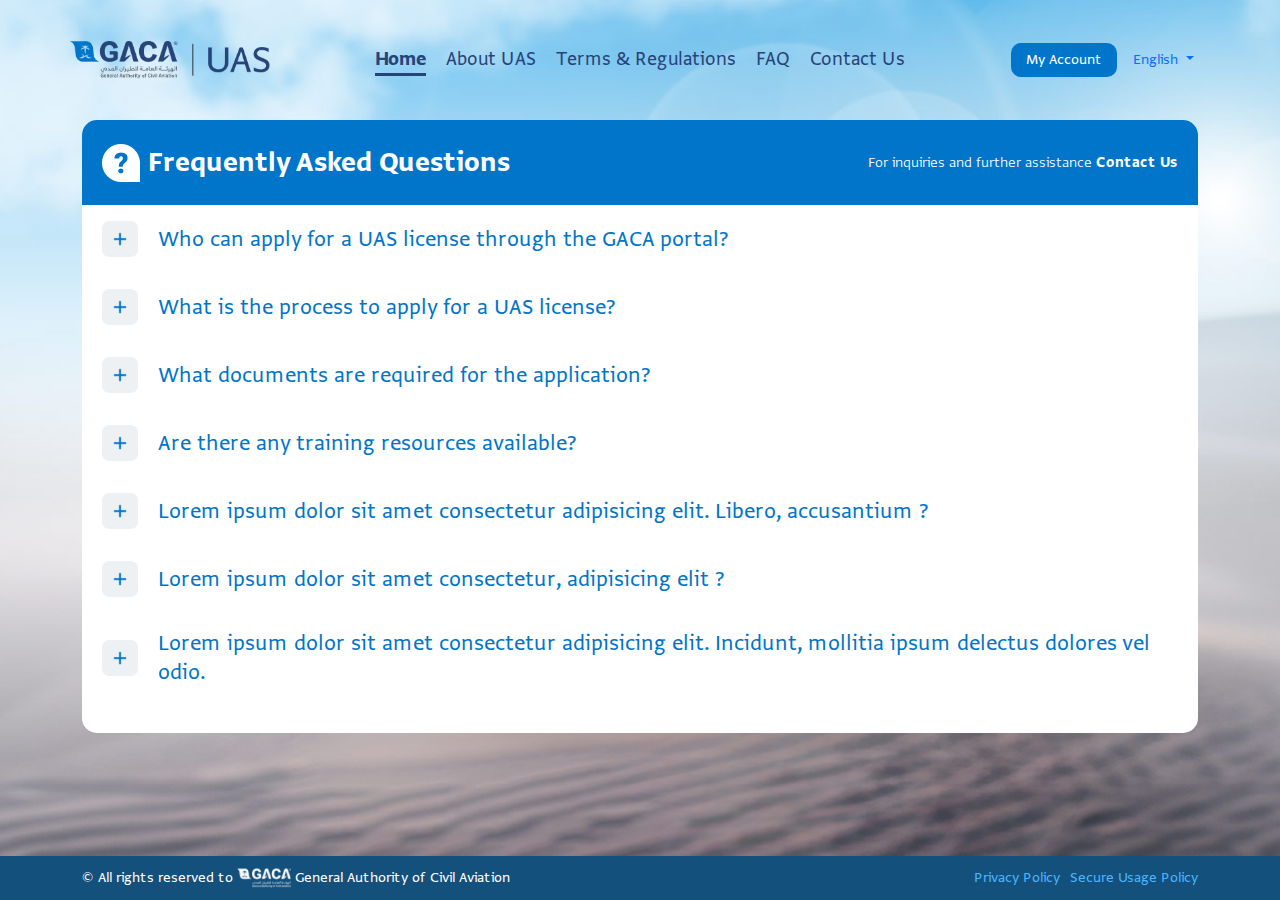
<file: Faq.html>
<!DOCTYPE html>
<html lang="en">

<head>
    <meta charset="UTF-8">
    <meta name="viewport" content="width=device-width, initial-scale=1.0">
    <title>Document</title>
    <link rel="stylesheet" href="./fonts/fonts.css">
    <link rel="stylesheet" href="./libraries/bootstrap-5.1.3/css/bootstrap.css">
    <link rel="stylesheet" href="./libraries/pushymenu/css/pushy.css">
    <link rel="stylesheet" href="./libraries/pushymenu/css/pushy-en.css">
    <link rel="stylesheet" href="https://cdnjs.cloudflare.com/ajax/libs/animate.css/4.1.1/animate.min.css" />
    <link rel="stylesheet" href="./css/style.css">
    <link href="https://unpkg.com/aos@2.3.1/dist/aos.css" rel="stylesheet">
    <link rel="stylesheet" href="./css/mobile.css">
    <link rel="stylesheet" href="./css/card.css">
    <link rel="stylesheet" href="https://unpkg.com/swiper/swiper-bundle.min.css" />
    <style>
    .faq-str{
        display: grid;
            grid-template-rows: auto 1fr auto;
            min-height: 100vh;
    }

    .faq-card{
        border-radius: 15px;
        background-color: #fff;
        padding: 0 0 30px;
    }
    .faq-head{
        background-color: #0075C9;
        padding: 20px;
        border-radius: 15px 15px 0 0;
    }
    .faqHead-container{
        display: flex;
        align-items: center;
        justify-content: space-between;
        flex-wrap: wrap;

    }

    .faqHead-sub{
        display: flex;
        align-items: center;
        gap: 8px;
    }
    </style>
</head>

<body>
    <div class="hero faq-str">
        <nav id="main-nav" class="container navbar navbar-expand-lg navbar-dark">
            <div class="navbar_">
                <div class="UAS-Logo">
                    <img src="./images/Logo.png" alt="">
                </div>
                <ul class="nav-items">
                    <li class="nav-item Acive"><a href="#Home">Home</a></li>
                    <li class="nav-item"><a href="#about">About UAS</a></li>
                    <li class="nav-item"><a href="#conditions">Terms & Regulations</a></li>
                    <li class="nav-item"><a href="#Faq">FAQ</a></li>
                    <li class="nav-item"><a href="#Contact">Contact Us</a></li>
                </ul>
                <div class="nav-cta">
                    <a class="account-btn" href="#" target="_blank">My Account</a>
                    <div class="nav-item dropdown m-0 lang-dropdown">
                        <a class="nav-link dropdown-toggle" href="#" id="navbarDropdown" role="button"
                            data-bs-toggle="dropdown" aria-expanded="false">
                            English
                        </a>
                        <ul class="dropdown-menu show-lang" aria-labelledby="navbarDropdown">
                            <li><a class="dropdown-item" href="#">العربية</a></li>
                        </ul>
                    </div>
                    <button class="menu-btn">☰</button>
                </div>
            </div>


        </nav>

        <!-- Pushy Menu -->
        <nav class="pushy pushy-left">
            <div class="pushy-content">
                <a href="#" class="mobile-x">×</a>
                <div id="op-mobile" class="text-center"></div>
                <ul class="mobile-menu">
                    <li><a href="./00_Register_ar.html" class="ar">العربية</a></li>
                    <li class="active"><a href="#">My Drones</a></li>
                    <li><a href="#">My Licences</a></li>
                    <li class="pushy-submenu">
                        <button>Tab1</button>
                        <ul>
                            <li class="pushy-link">
                                <div>
                                    <div class="sideMenuHead"><a href="#">link1</a></div>
                                </div>
                                <div>
                                    <div class="sideMenuHead"><a href="#">link2</a></div>
                                </div>
                            </li>
                        </ul>
                    </li>
                    <li class="pushy-submenu">
                        <button>Tab2</button>
                        <ul>
                            <li class="pushy-link">
                                <div>
                                    <div class="sideMenuHead"><a href="#">link1</a></div>
                                </div>
                                <div>
                                    <div class="sideMenuHead"><a href="#">link2</a></div>
                                </div>
                            </li>
                        </ul>
                    </li>
                    <li class="pushy-submenu">
                        <button>Tab3</button>
                        <ul>
                            <li class="pushy-link">
                                <div>
                                    <div class="sideMenuHead"><a href="#">link1</a></div>
                                </div>
                                <div>
                                    <div class="sideMenuHead"><a href="#">link2</a></div>
                                </div>
                            </li>
                        </ul>
                    </li>

                    <li><a href="#">Contact Us</a></li>
                </ul>
            </div>
        </nav>
        <!-- Site Overlay -->
        <div class="site-overlay"></div>
        <div id="Home">
            <div class="container">
                <div class="faq-card" style="margin-bottom: 90px;">
                    <div class="faq-head">
                        <div class="faqHead-container justify-content-lg-between justify-content-center">
                            <div class="faqHead-sub align-items-sm-center align-items-start">
                                <div>
                                    <img src="./images/faq.png" alt="Frequently Asked Questions">
                                </div>
                                <div class="secsize Tcolor Pfont">
                                    Frequently Asked Questions
                                </div>
                            </div>
                            <div class="subsize Tcolor Tfont">
                                For inquiries and further assistance <a href="#" class="Tcolor Pfont contactUs">Contact Us</a>
                            </div>
                        </div>
                    </div>
                        <div >
                            <div class="accordion" id="accordionExample">
                                <div class="accordion-item  lessborder  accordionspace m-0">
                                    <h2 class=" accordion-header " id="headingOne">
                                        <button class=" accordion-button collapsed upnormalsize Sfont Scolor"
                                            type="button" data-bs-toggle="collapse" data-bs-target="#collapseOne"
                                            aria-expanded="false" aria-controls="collapseOne">
                                            Who can apply for a UAS license through the GACA portal?
                                        </button>
                                    </h2>
                                    <div id="collapseOne" class="accordion-collapse collapse" aria-labelledby="headingOne"
                                        data-bs-parent="#accordionExample">
                                        <div class="accordion-body">
                                            <div>Lorem ipsum dolor sit, amet consectetur adipisicing elit. Unde dolor, vero
                                                inventore ducimus cumque nobis sit adipisci incidunt fuga fugiat eius quis?
                                                Nihil
                                                labore alias eligendi officia id esse deleniti numquam ab, excepturi laborum
                                                quaerat
                                                quam voluptas saepe delectus sed sunt ullam! Eum enim, sequi eligendi, ex
                                                sint illum
                                                accusamus, debitis neque architecto illo corrupti. Iste ex enim suscipit
                                                perspiciatis.</div>
                                        </div>
                                    </div>
                                </div>
                                <div class="accordion-item  lessborder  accordionspace m-0">
                                    <h2 class=" accordion-header " id="headingTwo">
                                        <button class=" accordion-button collapsed upnormalsize Sfont Scolor"
                                            type="button" data-bs-toggle="collapse" data-bs-target="#collapseTwo"
                                            aria-expanded="false" aria-controls="collapseTwo">
                                            What is the process to apply for a UAS license?
                                        </button>
                                    </h2>
                                    <div id="collapseTwo" class="accordion-collapse collapse" aria-labelledby="headingTwo"
                                        data-bs-parent="#accordionExample">
                                        <div class="accordion-body">
                                            <div>Lorem ipsum dolor sit, amet consectetur adipisicing elit. Unde dolor, vero
                                                inventore ducimus cumque nobis sit adipisci incidunt fuga fugiat eius quis?
                                                Nihil
                                                labore alias eligendi officia id esse deleniti numquam ab, excepturi laborum
                                                quaerat
                                                quam voluptas saepe delectus sed sunt ullam! Eum enim, sequi eligendi, ex
                                                sint illum
                                                accusamus, debitis neque architecto illo corrupti. Iste ex enim suscipit
                                                perspiciatis.</div>
                                        </div>
                                    </div>
                                </div>
                                <div class="accordion-item lessborder  accordionspace m-0">
                                    <h2 class=" accordion-header " id="headingThree">
                                        <button class=" accordion-button collapsed upnormalsize Sfont Scolor"
                                            type="button" data-bs-toggle="collapse" data-bs-target="#collapseThree"
                                            aria-expanded="false" aria-controls="collapseTwo">
                                            What documents are required for the application?
                                        </button>
                                    </h2>
                                    <div id="collapseThree" class="accordion-collapse collapse" aria-labelledby="headingThree"
                                        data-bs-parent="#accordionExample">
                                        <div class="accordion-body">
                                            <div>Lorem ipsum dolor sit, amet consectetur adipisicing elit. Unde dolor, vero
                                                inventore ducimus cumque nobis sit adipisci incidunt fuga fugiat eius quis?
                                                Nihil
                                                labore alias eligendi officia id esse deleniti numquam ab, excepturi laborum
                                                quaerat
                                                quam voluptas saepe delectus sed sunt ullam! Eum enim, sequi eligendi, ex
                                                sint illum
                                                accusamus, debitis neque architecto illo corrupti. Iste ex enim suscipit
                                                perspiciatis.</div>
                                        </div>
                                    </div>
                                </div>
                                <div class="accordion-item lessborder  accordionspace m-0">
                                    <h2 class=" accordion-header " id="headingFour">
                                        <button class=" accordion-button collapsed upnormalsize Sfont Scolor"
                                            type="button" data-bs-toggle="collapse" data-bs-target="#collapseFour"
                                            aria-expanded="false" aria-controls="collapseTwo">
                                            Are there any training resources available?
                                        </button>
                                    </h2>
                                    <div id="collapseFour" class="accordion-collapse collapse" aria-labelledby="headingFour"
                                        data-bs-parent="#accordionExample">
                                        <div class="accordion-body">
                                            <div>Lorem ipsum dolor sit, amet consectetur adipisicing elit. Unde dolor, vero
                                                inventore ducimus cumque nobis sit adipisci incidunt fuga fugiat eius quis?
                                                Nihil
                                                labore alias eligendi officia id esse deleniti numquam ab, excepturi laborum
                                                quaerat
                                                quam voluptas saepe delectus sed sunt ullam! Eum enim, sequi eligendi, ex
                                                sint illum
                                                accusamus, debitis neque architecto illo corrupti. Iste ex enim suscipit
                                                perspiciatis.</div>
                                        </div>
                                    </div>
                                </div>
                                <div class="accordion-item lessborder  accordionspace m-0">
                                    <h2 class=" accordion-header " id="headingFive">
                                        <button class=" accordion-button collapsed upnormalsize Sfont Scolor"
                                            type="button" data-bs-toggle="collapse" data-bs-target="#collapseFive"
                                            aria-expanded="false" aria-controls="collapseTwo">
                                           Lorem ipsum dolor sit amet consectetur adipisicing elit. Libero, accusantium ?
                                        </button>
                                    </h2>
                                    <div id="collapseFive" class="accordion-collapse collapse" aria-labelledby="headingFive"
                                        data-bs-parent="#accordionExample">
                                        <div class="accordion-body">
                                            <div>Lorem ipsum dolor sit, amet consectetur adipisicing elit. Unde dolor, vero
                                                inventore ducimus cumque nobis sit adipisci incidunt fuga fugiat eius quis?
                                                Nihil
                                                labore alias eligendi officia id esse deleniti numquam ab, excepturi laborum
                                                quaerat
                                                quam voluptas saepe delectus sed sunt ullam! Eum enim, sequi eligendi, ex
                                                sint illum
                                                accusamus, debitis neque architecto illo corrupti. Iste ex enim suscipit
                                                perspiciatis.</div>
                                        </div>
                                    </div>
                                </div>
                                <div class="accordion-item lessborder  accordionspace m-0">
                                    <h2 class=" accordion-header " id="headingSix">
                                        <button class=" accordion-button collapsed upnormalsize Sfont Scolor"
                                            type="button" data-bs-toggle="collapse" data-bs-target="#collapseSix"
                                            aria-expanded="false" aria-controls="collapseTwo">
                                            Lorem ipsum dolor sit amet consectetur, adipisicing elit ?
                                        </button>
                                    </h2>
                                    <div id="collapseSix" class="accordion-collapse collapse" aria-labelledby="headingSix"
                                        data-bs-parent="#accordionExample">
                                        <div class="accordion-body">
                                            <div>Lorem ipsum dolor sit, amet consectetur adipisicing elit. Unde dolor, vero
                                                inventore ducimus cumque nobis sit adipisci incidunt fuga fugiat eius quis?
                                                Nihil
                                                labore alias eligendi officia id esse deleniti numquam ab, excepturi laborum
                                                quaerat
                                                quam voluptas saepe delectus sed sunt ullam! Eum enim, sequi eligendi, ex
                                                sint illum
                                                accusamus, debitis neque architecto illo corrupti. Iste ex enim suscipit
                                                perspiciatis.</div>
                                        </div>
                                    </div>
                                </div>
                                <div class="accordion-item lessborder  accordionspace m-0">
                                    <h2 class=" accordion-header " id="headingSeven">
                                        <button class=" accordion-button collapsed upnormalsize Sfont Scolor"
                                            type="button" data-bs-toggle="collapse" data-bs-target="#collapseSeven"
                                            aria-expanded="false" aria-controls="collapseTwo">
                                            Lorem ipsum dolor sit amet consectetur adipisicing elit. Incidunt, mollitia ipsum delectus dolores vel odio.
                                        </button>
                                    </h2>
                                    <div id="collapseSeven" class="accordion-collapse collapse" aria-labelledby="headingSeven"
                                        data-bs-parent="#accordionExample">
                                        <div class="accordion-body">
                                            <div>Lorem ipsum dolor sit, amet consectetur adipisicing elit. Unde dolor, vero
                                                inventore ducimus cumque nobis sit adipisci incidunt fuga fugiat eius quis?
                                                Nihil
                                                labore alias eligendi officia id esse deleniti numquam ab, excepturi laborum
                                                quaerat
                                                quam voluptas saepe delectus sed sunt ullam! Eum enim, sequi eligendi, ex
                                                sint illum
                                                accusamus, debitis neque architecto illo corrupti. Iste ex enim suscipit
                                                perspiciatis.</div>
                                        </div>
                                    </div>
                                </div>
                            </div>
                         
                        </div>
            </div>
        </div>
    </div>
     
       


     




      
   


    <footer class="darkfooter">
        <div class="container">
            <div class="row">
                <div class="col-12 col-lg-8 text-lg-start text-center">
                    <div class="footer-rights Sfont">
                        &#169; All rights reserved to
                    <span>
                        <img style="height: 20px;" src="./images/whiteLogo-xs.png" alt="GACA">
                    </span>
                    
                        General Authority of Civil Aviation
                    
                </div>
                </div>
                <div class="col-12 col-lg-4">
                    <div class="footer-links justify-content-lg-end justify-content-center" style="color: #4AB4FF;">
                        <div>
                            <a class="dark-link" href="#">Privacy Policy</a>
                        </div>
                        <div>
                            <a class="dark-link" href="#">Secure Usage Policy</a>
                        </div>
    
                    </div>
                </div>
           
            </div>
        </div>
    </footer>
    <script src="./libraries/Jquery/Jquery.js"></script>
    <script src="./libraries/pushymenu/js/pushy.js"></script>
    <script src="./libraries/bootstrap-5.1.3/js/bootstrap.js"></script>
    <script src="https://unpkg.com/aos@2.3.1/dist/aos.js"></script>
    <script src="https://unpkg.com/swiper/swiper-bundle.min.js"></script>
    <script src="./js/mainJs.js"></script>
    <script>






    </script>
</body>

</html>
</file>
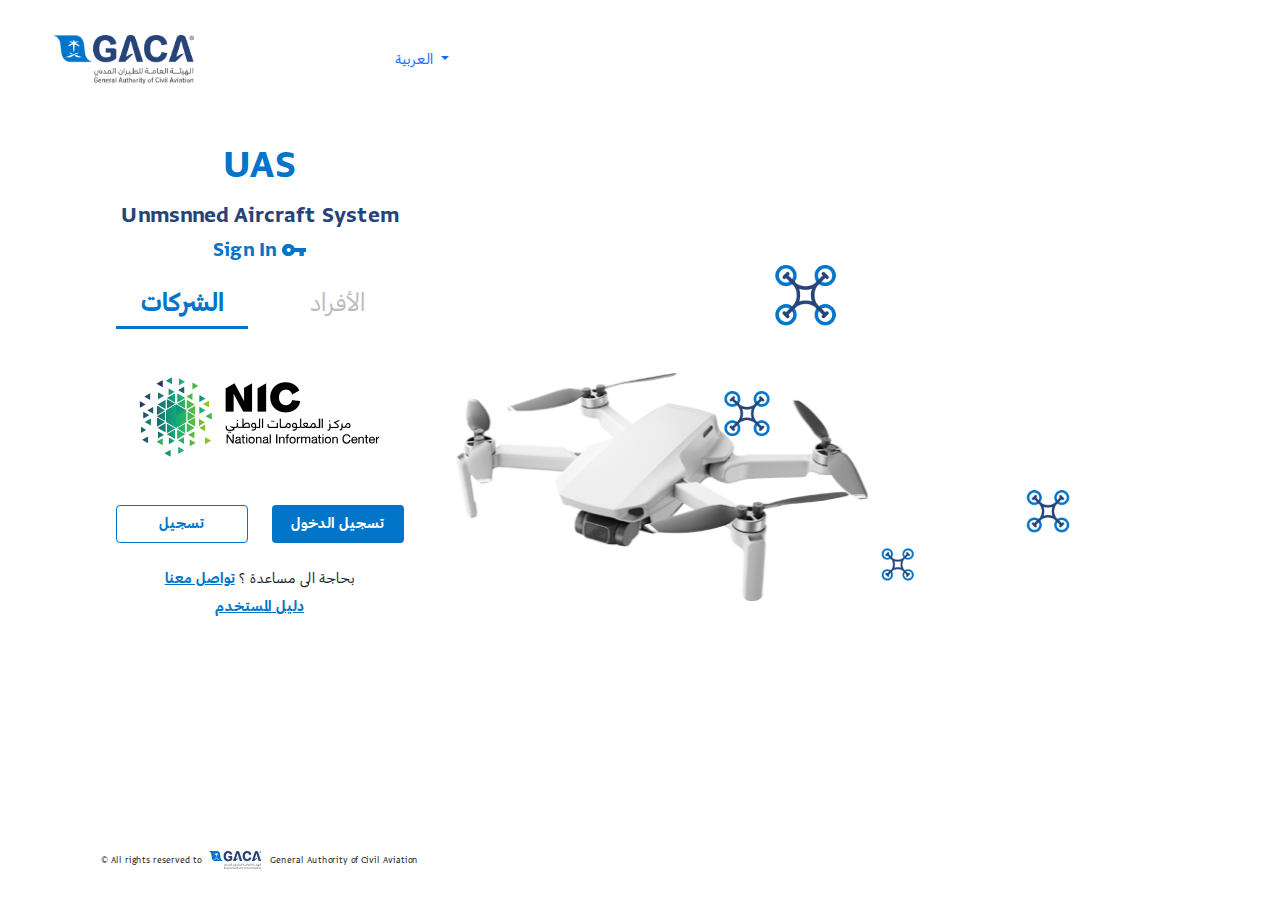
<file: Login-Company-ar.html>
<!DOCTYPE html>
<html lang="en">

<head>
    <meta charset="UTF-8">
    <meta name="viewport" content="width=device-width, initial-scale=1.0">
    <title>Document</title>
    <link rel="stylesheet" href="./fonts/fonts.css">
    <link rel="stylesheet" href="./libraries/bootstrap-5.1.3/css/bootstrap.css">
    <link rel="stylesheet" href="./libraries/pushymenu/css/pushy.css">
    <link rel="stylesheet" href="./libraries/pushymenu/css/pushy-en.css">
    <link rel="stylesheet" href="https://cdnjs.cloudflare.com/ajax/libs/animate.css/4.1.1/animate.min.css" />
    <link rel="stylesheet" href="./css/style.css">
    <link href="https://unpkg.com/aos@2.3.1/dist/aos.css" rel="stylesheet">
    <link rel="stylesheet" href="./css/mobile.css">
    <link rel="stylesheet" href="./css/card.css">
    <link rel="stylesheet" href="https://unpkg.com/swiper/swiper-bundle.min.css" />
    <link rel="stylesheet" href="./css/login.css">


</head>

<body>
    <div>
        <div class="log-page animate__animated  animate__fadeIn animate__slow">
            <div class="row">
                <div class="col-5">
                    <div class="login-form">
                        <div class="container">
                            <div class="login-str">
                                <nav class="navbar  navbar-light  login-nav">
                                    <a class="navbar-brand login-nav-brand" href="#"> <img class="login-brand"
                                            src="./images/GACA-Logo.png" alt=""></a>

                                    <div class="nav-item dropdown m-0 lang-dropdown">
                                        <a class="nav-link dropdown-toggle" href="#" id="navbarDropdown" role="button"
                                            data-bs-toggle="dropdown" aria-expanded="false">
                                            العربية
                                        </a>
                                        <ul class="dropdown-menu" aria-labelledby="navbarDropdown">
                                            <li><a class="dropdown-item" href="#">English</a></li>
                                        </ul>
                                    </div>
                                </nav>

                                <div class="Login-Card " style="direction: rtl;">
                                    <div class="Login-Card outer">
                                        <div class="Login-Card inner">
                                            <div class="uas-title">
                                                <div class="UAS-Title">UAS</div>
                                                <div class="UAS-subTitle">Unmsnned Aircraft System</div>
                                            </div>

                                            <div class="sign-in ">
                                                <div>
                                                    <img src="./images/key.svg" alt="">
                                                </div>
                                                <div class="Pfont Scolor normalsize">
                                                    Sign In
                                                </div>
                                            </div>
                                            <div class="row mt-3 mb-3">

                                                <div class="col-6">
                                                    <a class="loginToggle unactive" href="#">الأفراد</a>
                                                </div>
                                                <div class="col-6">
                                                    <a class="loginToggle active" href="#">الشركات</a>
                                                </div>
                                            </div>

                                            <form>
                                                <div class="mt-4 mb-5">
                                                    <img src="./images/nic_logo.png" alt="">
                                                </div>
                                                <div>
                                                    <div class="row">
                                                        <div class="col-6">
                                                            <button type="submit" class=" btn PButton Pfont  w-100">
                                                                تسجيل الدخول
                                                            </button>

                                                        </div>
                                                        <div class="col-6">
                                                            <button type="submit" class=" btn SButton Pfont  w-100">
                                                                تسجيل
                                                            </button>

                                                        </div>
                                                    </div>

                                                </div>
                                            </form>

                                            <div class="mt-4">
                                                <div class="user-helps">
                                                    <div class="user-helps-links">
                                                        بحاجة الى مساعدة ؟ <a href="#">تواصل معنا</a>
                                                    </div>
                                                    <div class="mt-1 user-helps-links">
                                                        <a href="#">دليل المستخدم</a>
                                                    </div>
                                                </div>
                                            </div>
                                        </div>
                                    </div>

                                </div>

                                <footer>
                                    <div class="ligt-xs-footer">
                                        <div> © All rights reserved to</div>
                                        <div>
                                            <img src="./images/GACA-xs-Logo.svg" alt="">
                                        </div>
                                        <div>
                                            General Authority of Civil Aviation
                                        </div>
                                    </div>

                                </footer>
                            </div>
                        </div>

                    </div>
                </div>
                <div class="col-7">
                    <div class="container">
                        <div class="login-str">
                            <div class="drone-art">
                                <div class="drone-side-cta">
                                </div>
                                <div>
                                    <div class="saudi-map">
                                        <img style="width: 100%;" src="./images/Saudi-Map.png" alt="">
                                        <div class="Drone-pic animate__animated animate__bounceInLeft animate__fast">
                                            <img src="./images/Drone-Xl.png" alt="">
                                        </div>
                                    </div>

                                </div>
                                <div></div>
                            </div>
                        </div>

                    </div>
                    <!-- Example single danger button -->

                </div>
            </div>


        </div>
    </div>
    <script src="./libraries/Jquery/Jquery.js"></script>
    <script src="./libraries/bootstrap-5.1.3/js/bootstrap.js"></script>


</body>

</html>
</file>
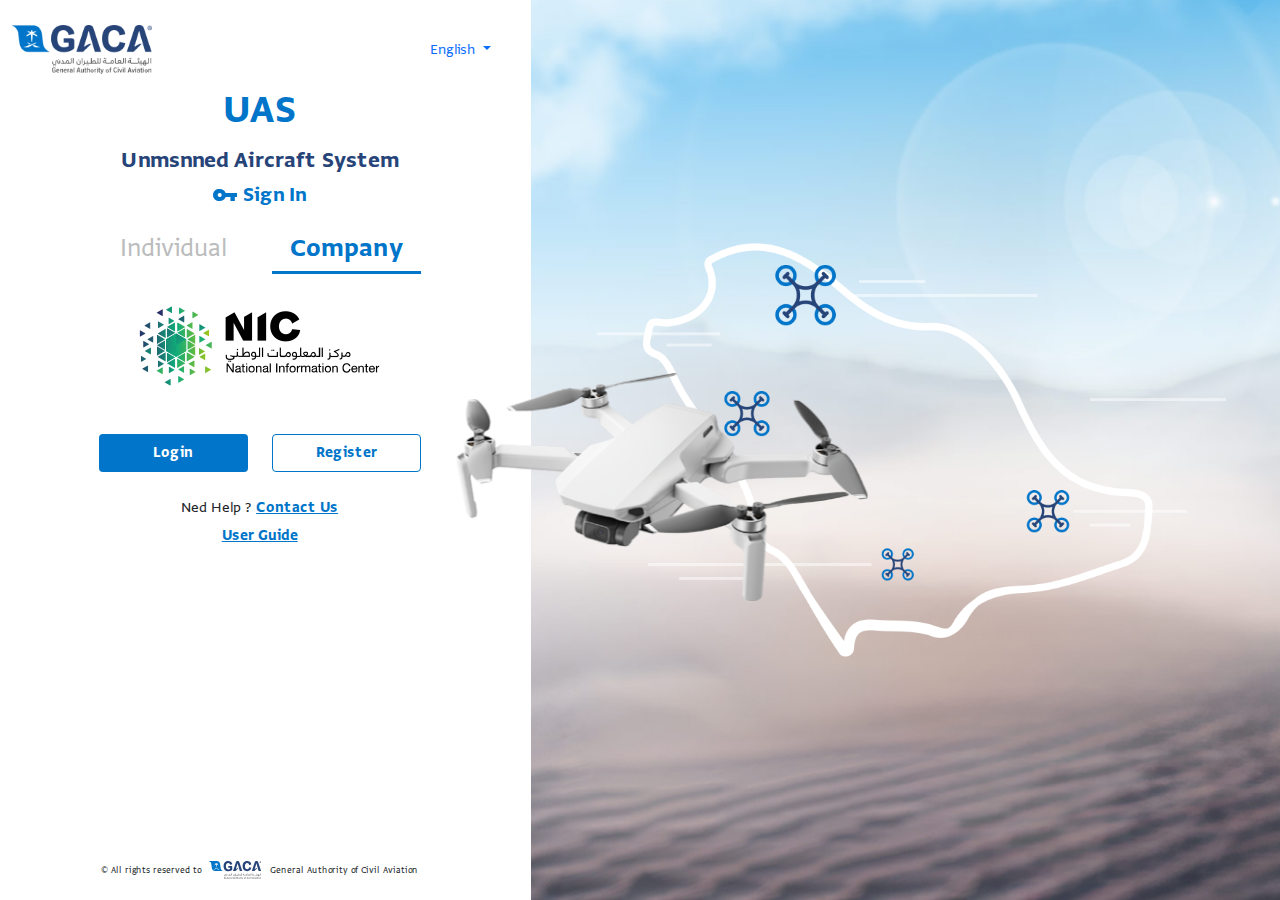
<file: Login-Company-en.html>
<!DOCTYPE html>
<html lang="en">
<head>
    <meta charset="UTF-8">
    <meta name="viewport" content="width=device-width, initial-scale=1.0">
    <title>Document</title>
    <link rel="stylesheet" href="./fonts/fonts.css">
    <link rel="stylesheet" href="./libraries/bootstrap-5.1.3/css/bootstrap.css">
    <link rel="stylesheet" href="./libraries/pushymenu/css/pushy.css">
    <link rel="stylesheet" href="./libraries/pushymenu/css/pushy-en.css">
    <link rel="stylesheet" href="https://cdnjs.cloudflare.com/ajax/libs/animate.css/4.1.1/animate.min.css" />
    <link rel="stylesheet" href="./css/style.css">
    <link href="https://unpkg.com/aos@2.3.1/dist/aos.css" rel="stylesheet">
    <link rel="stylesheet" href="./css/mobile.css">
    <link rel="stylesheet" href="./css/card.css">
    <link rel="stylesheet" href="https://unpkg.com/swiper/swiper-bundle.min.css" />
    <link rel="stylesheet" href="./css/login.css">


    
</head>
<body class="login-page ">
    
<div class="row align-items-center justify-content-center log-page animate__animated  animate__fadeIn animate__slow">
    <div class="col-xl-5 col-md-8 col-12 left-side login-side">
      <div class="container">
        <nav class="navbar  navbar-light  login-nav">
            <a class="navbar-brand login-nav-brand" href="#"> <img class="login-brand"
                    src="./images/GACA-Logo.png" alt=""></a>

                    <div class="d-flex">
                        <div class="nav-item dropdown m-0 lang-dropdown d-block">
                            <a class="nav-link dropdown-toggle" href="#" id="navbarDropdown" role="button"
                                data-bs-toggle="dropdown" aria-expanded="false">
                                English
                            </a>
                            <ul class="dropdown-menu show-lang" aria-labelledby="navbarDropdown">
                                <li><a class="dropdown-item" href="#">العربية</a></li>
                            </ul>
                        </div>
                    </div>
        </nav>
      </div>
      <div class="container">
        <div class="row align-items-center justify-content-center">
            <div class="col-xl-8 col-md-8  col-12 text-center">
                <div class="uas-title">
                    <div class="UAS-Title">UAS</div>
                    <div class="UAS-subTitle">Unmsnned Aircraft System</div>
                </div>
                <div class="sign-in ">
                    <div>
                        <img src="./images/key.svg" alt="">
                    </div>
                    <div class="Pfont Scolor normalsize">
                        Sign In
                    </div>
                </div>
                <div class="row mt-3 mb-3">

                    <div class="col-6">
                        <a class="loginToggle  unactive" href="#">Individual</a>
                    </div>
                    <div class="col-6">
                        <a class="loginToggle active" href="#">Company</a>
                    </div>
                </div>
                
                <form>
                    <div class="mt-4 mb-5">
                        <img src="./images/nic_logo.png" alt="">
                    </div>
                    <div>
                        <div class="row">
                            <div class="col-6">
                                <button type="submit" class=" btn PButton Pfont  w-100">
                                    Login
                                </button>

                            </div>
                            <div class="col-6">
                                <button type="submit" class=" btn SButton Pfont  w-100">
                                    Register
                                </button>

                            </div>
                        </div>

                    </div>
                </form>
                <div class="mt-4">
                    <div class="user-helps">
                        <div class="user-helps-links">
                            Ned Help ? <a href="#">Contact Us</a>
                        </div>
                        <div class="mt-1 user-helps-links">
                            <a href="#">User Guide</a>
                        </div>
                    </div>
                </div>
            </div>
        </div>
 
      </div>
      <footer>
        <div class="ligt-xs-footer">
            <div> © All rights reserved to</div>
            <div>
                <img src="./images/GACA-xs-Logo.svg" alt="">
            </div>
            <div>
                General Authority of Civil Aviation
            </div>
        </div>

    </footer>
    </div>

    <div class="col-lg-7 right-side d-none d-xl-block">
        <div class="container">
            <div class="login-str">
                <div class="drone-art">
                    <div class="drone-side-cta">
                    </div>
                    <div>
                        <div class="saudi-map">
                            <img class="w-100" src="./images/Saudi-Map.png" alt="">
                            <div class="Drone-pic animate__animated animate__bounceInLeft animate__fast">

                                <img class="w-100" src="./images/Drone-Xl.png" alt="">


                            </div>
                        </div>

                    </div>
                    <div></div>
                </div>
            </div>

        </div>
    </div>
</div>

    <script src="./libraries/Jquery/Jquery.js"></script>
    <script src="./libraries/pushymenu/js/pushy.js"></script>
    <script src="./libraries/bootstrap-5.1.3/js/bootstrap.js"></script>
    <script src="https://unpkg.com/aos@2.3.1/dist/aos.js"></script>
    <script src="https://unpkg.com/swiper/swiper-bundle.min.js"></script>
    <script src="./js/mainJs.js"></script>
</body>
</html>
</file>
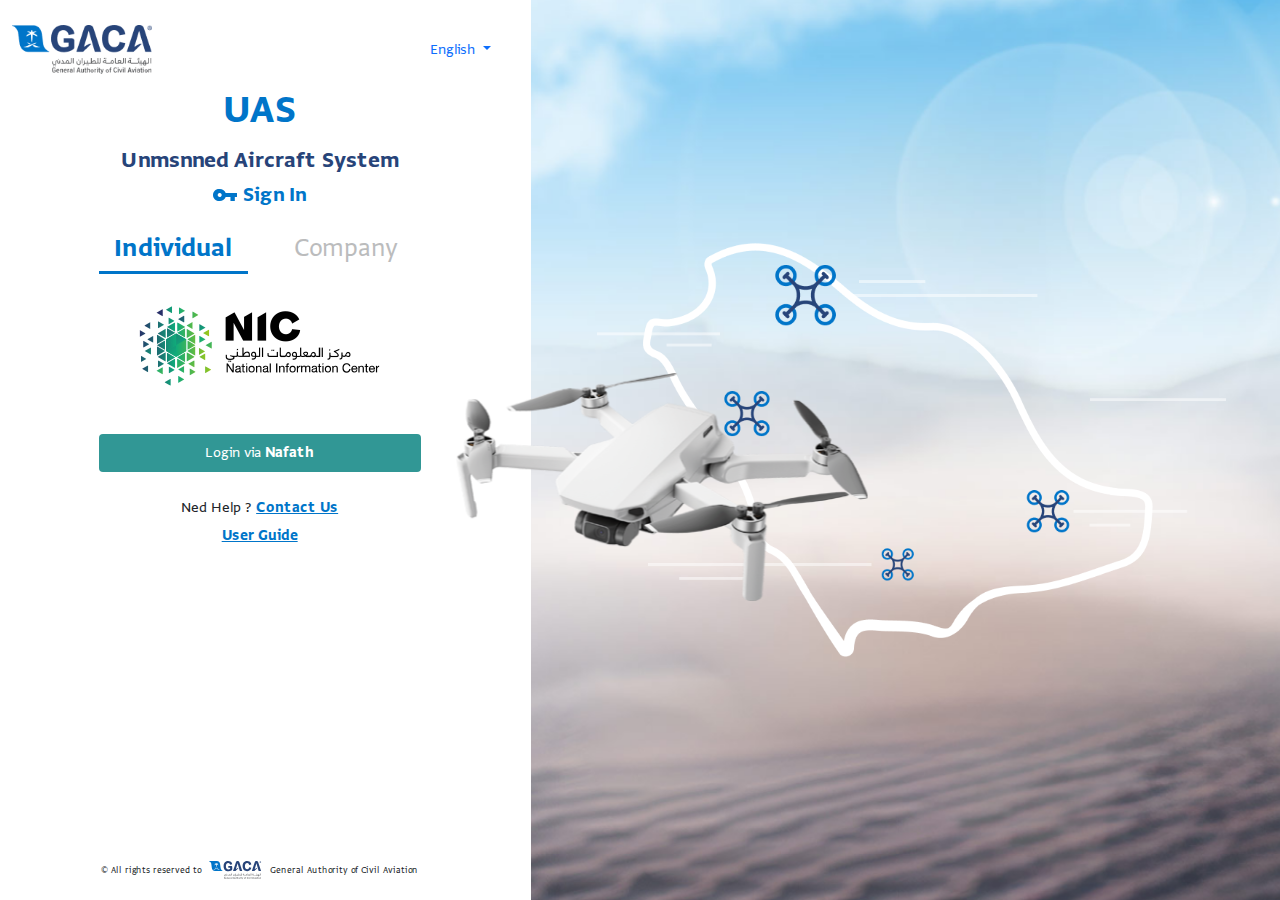
<file: Login-Individuals-en.html>
<!DOCTYPE html>
<html lang="en">
<head>
    <meta charset="UTF-8">
    <meta name="viewport" content="width=device-width, initial-scale=1.0">
    <title>Document</title>
    <link rel="stylesheet" href="./fonts/fonts.css">
    <link rel="stylesheet" href="./libraries/bootstrap-5.1.3/css/bootstrap.css">
    <link rel="stylesheet" href="./libraries/pushymenu/css/pushy.css">
    <link rel="stylesheet" href="./libraries/pushymenu/css/pushy-en.css">
    <link rel="stylesheet" href="https://cdnjs.cloudflare.com/ajax/libs/animate.css/4.1.1/animate.min.css" />
    <link rel="stylesheet" href="./css/style.css">
    <link href="https://unpkg.com/aos@2.3.1/dist/aos.css" rel="stylesheet">
    <link rel="stylesheet" href="./css/mobile.css">
    <link rel="stylesheet" href="./css/card.css">
    <link rel="stylesheet" href="https://unpkg.com/swiper/swiper-bundle.min.css" />
    <link rel="stylesheet" href="./css/login.css">



</head>
<body class="login-page">
    
<div class="row align-items-center justify-content-center log-page animate__animated  animate__fadeIn animate__slow">
    <div class="col-xl-5 col-md-8 col-12 left-side login-side">
      <div class="container">
        <nav class="navbar  navbar-light  login-nav">
            <a class="navbar-brand login-nav-brand" href="#"> <img class="login-brand"
                    src="./images/GACA-Logo.png" alt=""></a>

                    <div class="d-flex">
                        <div class="nav-item dropdown m-0 lang-dropdown d-block">
                            <a class="nav-link dropdown-toggle" href="#" id="navbarDropdown" role="button"
                                data-bs-toggle="dropdown" aria-expanded="false">
                                English
                            </a>
                            <ul class="dropdown-menu show-lang" aria-labelledby="navbarDropdown">
                                <li><a class="dropdown-item" href="#">العربية</a></li>
                            </ul>
                        </div>
                    </div>
        </nav>
      </div>
      <div class="container">
        <div class="row align-items-center justify-content-center">
            <div class="col-xl-8 col-md-8  col-12 text-center">
                <div class="uas-title">
                    <div class="UAS-Title">UAS</div>
                    <div class="UAS-subTitle">Unmsnned Aircraft System</div>
                </div>
                <div class="sign-in ">
                    <div>
                        <img src="./images/key.svg" alt="">
                    </div>
                    <div class="Pfont Scolor normalsize">
                        Sign In
                    </div>
                </div>
                <div class="row mt-3 mb-3">

                    <div class="col-6">
                        <a class="loginToggle  active" href="#">Individual</a>
                    </div>
                    <div class="col-6">
                        <a class="loginToggle unactive" href="#">Company</a>
                    </div>
                </div>
                
                <form>
                    <div class="mt-4 mb-5">
                        <img src="./images/nic_logo.png" alt="">
                    </div>
                    <div>
                        <div class="row">
                            <div class="col-12 justify-content-center align-items-center">
                                <button type="submit" class=" btn nic-btn Sfont  w-100">
                                    Login via <span class="Pfont">Nafath</span>
                                </button>

                            </div>

                        </div>

                    </div>
                </form>
                <div class="mt-4">
                    <div class="user-helps">
                        <div class="user-helps-links">
                            Ned Help ? <a href="#">Contact Us</a>
                        </div>
                        <div class="mt-1 user-helps-links">
                            <a href="#">User Guide</a>
                        </div>
                    </div>
                </div>
            </div>
        </div>
 
      </div>
      <footer>
        <div class="ligt-xs-footer">
            <div> © All rights reserved to</div>
            <div>
                <img src="./images/GACA-xs-Logo.svg" alt="">
            </div>
            <div>
                General Authority of Civil Aviation
            </div>
        </div>

    </footer>
    </div>

    <div class="col-lg-7 right-side d-none d-xl-block">
        <div class="container">
            <div class="login-str">
                <div class="drone-art">
                    <div class="drone-side-cta">
                    </div>
                    <div>
                        <div class="saudi-map">
                            <img class="w-100" src="./images/Saudi-Map.png" alt="">
                            <div class="Drone-pic animate__animated animate__bounceInLeft animate__fast">

                                <img class="w-100" src="./images/Drone-Xl.png" alt="">


                            </div>
                        </div>

                    </div>
                    <div></div>
                </div>
            </div>

        </div>
    </div>
</div>

    <script src="./libraries/Jquery/Jquery.js"></script>
    <script src="./libraries/pushymenu/js/pushy.js"></script>
    <script src="./libraries/bootstrap-5.1.3/js/bootstrap.js"></script>
    <script src="https://unpkg.com/aos@2.3.1/dist/aos.js"></script>
    <script src="https://unpkg.com/swiper/swiper-bundle.min.js"></script>
    <script src="./js/mainJs.js"></script>
</body>
</html>
</file>
<file: fonts/fonts.css>
/* ======= Fonts ======= */
@font-face {
    font-family: 'GL';
    src: url('GretaArabicAR_LTLight.eot');
    src: url('GretaArabicAR_LTLight.eot') format('embedded-opentype'),
        url('GretaArabicAR_LTLight.woff2') format('woff2'),
        url('GretaArabicAR_LTLight.woff') format('woff'),
        url('GretaArabicAR_LTLight.ttf') format('truetype'),
        url('GretaArabicAR_LTLight.svg#GretaArabicAR_LTLight') format('svg');
}

@font-face {
    font-family: 'GB';
    src: url('GretaArabicAR_LTBold.eot');
    src: url('GretaArabicAR_LTBold.eot') format('embedded-opentype'),
        url('GretaArabicAR_LTBold.woff2') format('woff2'),
        url('GretaArabicAR_LTBold.woff') format('woff'),
        url('GretaArabicAR_LTBold.ttf') format('truetype'),
        url('GretaArabicAR_LTBold.svg#GretaArabicAR_LTBold') format('svg');
}

@font-face {
    font-family: 'GR';
    src: url('GretaArabicAR_LTRegular.eot');
    src: url('GretaArabicAR_LTRegular.eot') format('embedded-opentype'),
        url('GretaArabicAR_LTRegular.woff2') format('woff2'),
        url('GretaArabicAR_LTRegular.woff') format('woff'),
        url('GretaArabicAR_LTRegular.ttf') format('truetype'),
        url('GretaArabicAR_LTRegular.svg#GretaArabicAR_LTRegular') format('svg');
}
</file>
<file: libraries/pushymenu/css/pushy.css>
/*! Pushy - v1.3.0 - 2019-6-25
* Pushy is a responsive off-canvas navigation menu using CSS transforms & transitions.
* https://github.com/christophery/pushy/
* by Christopher Yee */


/* Menu Appearance */

.menu-btn {
    display: none;
}

.pushy {
    position: fixed;
    width: 300px;
    height: 100%;
    top: 0;
    z-index: 9999;
    background: #191918;
    overflow: auto;
    -webkit-overflow-scrolling: touch;
    /* enables momentum scrolling in iOS overflow elements */
}

.pushy a {
    display: block;
    color: #b3b3b1;
    padding: 15px 30px;
    text-decoration: none;
}

.pushy a:hover {
    color: #FFF;
}

.pushy ul:first-child {
    margin-top: 10px;
}

.pushy.pushy-left {
    left: 0;
}

.pushy.pushy-right {
    right: 0;
}

.pushy-content {
    visibility: hidden;
}


/* Menu Movement */

.pushy-left {
    -webkit-transform: translate3d(-300px, 0, 0);
    -ms-transform: translate3d(-300px, 0, 0);
    transform: translate3d(-300px, 0, 0);
}

.pushy-open-left #container,
.pushy-open-left .push {
    -webkit-transform: translate3d(300px, 0, 0);
    -ms-transform: translate3d(300px, 0, 0);
    transform: translate3d(300px, 0, 0);
}

.pushy-right {
    -webkit-transform: translate3d(300px, 0, 0);
    -ms-transform: translate3d(300px, 0, 0);
    transform: translate3d(300px, 0, 0);
}

.pushy-open-right #container,
.pushy-open-right .push {
    -webkit-transform: translate3d(-300px, 0, 0);
    -ms-transform: translate3d(-300px, 0, 0);
    transform: translate3d(-300px, 0, 0);
}

.pushy-open-left .pushy,
.pushy-open-right .pushy {
    -webkit-transform: translate3d(0, 0, 0);
    -ms-transform: translate3d(0, 0, 0);
    transform: translate3d(0, 0, 0);
}

.pushy-open-left .pushy-content,
.pushy-open-right .pushy-content {
    visibility: visible;
}


/* Menu Transitions */

#container,
.pushy,
.push {
    transition: transform 0.2s cubic-bezier(0.16, 0.68, 0.43, 0.99);
}

.pushy-content {
    transition: visibility 0.2s cubic-bezier(0.16, 0.68, 0.43, 0.99);
}


/* Site Overlay */

.site-overlay {
    display: none;
}

.pushy-open-left .site-overlay,
.pushy-open-right .site-overlay {
    display: block;
    position: fixed;
    top: 0;
    right: 0;
    bottom: 0;
    left: 0;
    z-index: 9998;
    background-color: rgba(0, 0, 0, 0.5);
    -webkit-animation: fade 500ms;
    animation: fade 500ms;
}

@keyframes fade {
    0% {
        opacity: 0;
    }

    100% {
        opacity: 1;
    }
}

@-webkit-keyframes fade {
    0% {
        opacity: 0;
    }

    100% {
        opacity: 1;
    }
}


/* Submenu Appearance */

.pushy-submenu {
    /* Submenu Buttons */
    /* Submenu Icon */
}

.pushy-submenu>ul {
    padding-left: 15px;
    transition: max-height 0.2s ease-in-out, visibility 0.2s ease-in-out;
}

.pushy-submenu>ul .pushy-link {
    transition: opacity 0.2s ease-in-out;
}

.pushy-submenu button {
    width: 100%;
    color: #b3b3b1;
    padding: 15px 30px;
    text-align: left;
    background: transparent;
    border: 0;
}

.pushy-submenu button:hover {
    color: #FFF;
}

.pushy-submenu>a,
.pushy-submenu>button {
    position: relative;
}

.pushy-submenu>button::after {
    content: '';
    display: block;
    height: 11px;
    width: 8px;
    position: absolute;
    top: 50%;
    right: 15px;
    background: url("../images/arrow.svg") no-repeat;
    -webkit-transform: translateY(-50%);
    -ms-transform: translateY(-50%);
    transform: translateY(-50%);
    transition: transform 0.2s;
}


/* Submenu Movement */

.pushy-submenu-closed>ul {
    max-height: 0;
    overflow: hidden;
    visibility: hidden;
}

.pushy-submenu-closed .pushy-link {
    opacity: 0;
}

.pushy-submenu-open {
    /* Submenu Icon */
}

.pushy-submenu-open>ul {
    max-height: 1000px;
    visibility: visible;
}

.pushy-submenu-open .pushy-link {
    opacity: 1;
}

.pushy-submenu-open>a::after,
.pushy-submenu-open>button::after {
    -webkit-transform: translateY(-50%) rotate(90deg);
    -ms-transform: translateY(-50%) rotate(90deg);
    transform: translateY(-50%) rotate(90deg);
}

.mobile-menu li.active {
    background-color: #0075c9 !important;
}

.pushy a {
    color: #fff;
    font-size: 24px !important;
    font-family: GL;
}

.menu-btn {
    display: none;
}

@media only screen and (max-width: 1200px) {
    .menu-btn {
        display: block !important;
        background: none;
        border: 0;
        color: #0075c9 !important;
        font-size: 35px;
        font-weight: 100;
        outline: none !important;
        float: left;
        margin-top: 0px;
    }
}
</file>
<file: libraries/pushymenu/css/pushy-en.css>
.lang_switcher_button {
    font-family: sans-serif !important;
    color: #00a5da !important;
    font-family: GL !important;
}

.menu-btn {
    display: none;
}

.menuLogo {
    margin-left: 70px;
}

.settings_title h2 img {
    margin-right: 35px;
}

@media(max-width:1200px) {
    .menu-btn {
        display: block;
        background: none;
        border: 0;
        color: white;
        font-size: 35px;
        font-weight: 100;
        outline: none !important;
        float: left;
        margin-top: 0px;
    }

    .mobile-menu {
        margin-top: 15%;
        padding-left: 0;
    }

    .mobile-menu button {
        outline: none
    }

    .mobile-menu>li:not(:last-child) {
        border-bottom: 1px solid #1e2a5e
    }
}

.pushy {
    background: #263576 !important;
}

.pushy-submenu button {
    text-align: left;
    font-size: 24px !important;
    color: #fff;
    font-family: GL;
}

.sideMenuHead {
    padding-left: 30px;
    color: #5578ff;
}

.pushy .sideMenuHead a {
    color: #2abfee;
    padding-left: 0;
}

.pushy ul li a:hover {
    color: #4c75ff;
}

.pushy-submenu>a::after,
.pushy-submenu>button::after {
    /* diff */
    transform: rotate(90deg);
    -webkit-transform: rotate(90deg);
    -ms-transform: rotate(90deg);
    right: 20px;
    left: auto;
    top: 40%;
}

.pushy-submenu.pushy-submenu-open>button::after {
    transform: rotate(270deg);
    -webkit-transform: rotate(270deg);
    -ms-transform: rotate(270deg);
}

.pushy-submenu a {
    color: #ffffff;
    padding-left: 50px;
}

.pushy {
    border-top-right-radius: 20px;
    border-bottom-right-radius: 20px;
}
</file>
<file: css/style.css>
* {
    margin: 0;
    padding: 0;
    box-sizing: border-box;
}

html,
body {
    width: 100%;
    position: relative;
    font-family: 'GR';
    background-color: #F3F8FB;
    overflow-x: hidden;
    min-height: 100vh;
}



.footer {
    position: absolute;
    right: 0;
    bottom: 0;
    left: 0;
    padding: 1rem;
    background-color: #13507C;
    text-align: center;
    clear: both;
}


.hero {
    min-width: 100vw;
    height: 800px !important;
    background-image: url(../images/BG.png);
    background-position: center;
    background-size: cover;
    background-repeat: no-repeat;

}





nav.navbar {
    padding: 40px 0;
}

nav.navbar {
    display: flex;
    align-items: center;
    justify-content: center;

}

.lang-btn {
    background-color: #fff;
    color: #274479;
    padding: 16px 10px;
    border-radius: 10px;
    font-size: 20px;
    font-family: 'GB';
}

.main-cta {
    padding: 10px 30px;
    background-color: #0075C9;
    color: #fff;
    font-size: 20px;
    font-family: 'GB';
    border-radius: 10px;
}



a:link {
    text-decoration: none;
}

a:visited {
    text-decoration: none;
}

a:hover {
    text-decoration: none !important;

}

a:active {
    text-decoration: none;
}

.links a {
    color: #0075C9;
}

.links a:link {
    color: #0075C9;
}

.links a:visited {
    color: #0075C9;
}

.links a:hover {
    color: #0075C9;
}

.nav-items {
    list-style-type: none;
    margin: 0;
    padding: 0;
    display: flex;
    gap: 20px; 
}

nav.navbar {
    display: flex;
    align-items: center;
    justify-content: space-between;
}

/* Target only the main navigation items */
.nav-items .nav-item {
    font-size: 18px;
    font-family: 'GR';
    position: relative;
}

.nav-items .nav-item a {
    color: #274479;
    font-size: 21px;
    text-decoration: none;
    position: relative;
    padding-bottom: 5px;
}

.nav-items .nav-item a::after {
    content: '';
    position: absolute;
    width: 100%;
    height: 3px;
    bottom: 0;
    left: 0;
    background-color: #264478;
    transform: scaleX(0);
    transition: transform 0.3s ease;
}

.nav-items .nav-item:hover a::after {
    transform: scaleX(1);
}

.nav-items .nav-item.Active {
    font-family: 'GB';
}

.nav-items .nav-item.Active a::after {
    transform: scaleX(1);
}

/* Preserve original styles for nav-cta elements */
.nav-cta .nav-item {
  
}

.nav-cta .account-btn {
    /* Styles for the account button */
}

.nav-cta .lang-dropdown {
    /* Styles for the language dropdown */
   
}

.nav-cta .menu-btn {
    /* Styles for the menu button */
}
.show-lang{
min-width: 100% !important;

}


.nav-cta {
    display: flex;
    align-items: center;
}

.heroTitle {
    margin-bottom: 30px;
}

.xlsize {
    font-size: 48px;
}

.lsize {
    font-size: 48px;
}

.xsize {
    font-size: 32px;
}

.normalsize {
    font-size: 22px;
}

.upnormalsize {
    font-size: 24px;
}

.secsize {
    font-size: 30px;
}

.subsize{
    font-size: 16px;
}
.Pcolor {
    color: #274479;
}

.Scolor {
    color: #0075C9;
}

.Tcolor {
    color: #fff;
}

.Greycolor {
    color: #58595B;
}

.Pfont {
    font-family: 'GB';
}

.Sfont {
    font-family: 'GR';
}

.Tfont {
    font-family: 'GL';
}

.secmargin {
    margin: 80px 0;
}

.heroTitle h4 {
    margin-bottom: 0px;
}

.navbar_ {
    display: flex;
    align-items: center;
    justify-content: space-between;
    width: 100%;
}

.main-content {
    position: relative;
}

.about-sec {

    /*height: 60vh;*/
}

.page-body {
    background: linear-gradient(to bottom, #0075C9 0%, #0075C9 80%, transparent 80%,
            transparent 100%);
}

.sec-divider {
    padding: 80px 0;
}

.pargraph-xxl {
    font-size: 24px;
}

.m-2x {
    margin: 20px 0;
}


.customersCard {
    overflow: hidden;
    transition: width 0.3s;
    padding: 35px 20px;
    background-color: #fff;
    box-shadow: 0px 10px 10px rgba(0, 117, 201, .25);
    border-radius: 20px;
    transition: all .5s;
    text-align: start;
    cursor: pointer;
}

.customersCard.active {
    width: 60%;
    transition: width 0.3s !important;
}




.customersCard-box {
    display: flex;
    gap: 20px;
}

.customersCard:hover {

    transform: translateY(-5px);
    transition: all .5s;
    box-shadow: 0px 15px 30px rgba(0, 117, 201, .5);
}

.subsic-divider {
    margin: 40px 0;
}

.card-cta {
    display: flex;
    justify-content: flex-end;
    align-items: center;
    flex-wrap: wrap;
    gap: 10px;
}

.reg-btn {
    background-color: rgba(0, 117, 201, .15);
    color: #0075C9;
    border-radius: 10px;
    padding: 5px 10px;
    transition: all .3s;
}

.reg-btn:hover {
    background-color: rgba(0, 117, 201, .30);
    transition: all .3s;
    color: #0075C9;
}

.bus-btn {
    background-color: #0075C9;
    color: #fff;
    border-radius: 10px;
    padding: 5px 10px;
    transition: all .3s;
}

.bus-btn:hover {
    transition: all .3s;
    background-color: #0064ac;
    color: #ffff;


}

.content-container {
    display: none;
    opacity: 0;
    transition: opacity .3s, width 0.3s !important;
}

.customersCard.active .content-container {
    display: block;
    opacity: 1;

}












.cta-button {
    display: inline-block;
    margin-top: 10px;
    padding: 10px 20px;
    background-color: #007BFF;
    color: white;
    border: none;
    border-radius: 5px;
    cursor: pointer;
    transition: background-color 0.3s;
}

.cta-button:hover {
    background-color: #0056B3;
}

.secTitle {
    display: flex;
    align-items: center;
    gap: 10px;
}

.sub-secmargin {
    margin: 50px 0;
}


.cuatroItem {
    display: flex;
    align-items: center;
    justify-content: center;
    gap: 20px;
    flex-wrap: wrap;
}

.cuatroItem>div {
    width: 23%;
}

.drone-approval-item {
    display: flex;
    align-items: start;
    justify-content: center;
    gap: 8px;
    border-radius: 10px;
    flex-wrap: wrap;
    padding: 10px;
    transition: all .3s;
}

.drone-approval-item:hover {
    background-color: #fff;
    transition: all .3s;
}



.drone-approval-item>div:nth-last-child() {
    width: 20%;
    background-color: #0064ac !important;

}



.drone-approval-item-spacing {
    padding: 0 10px;
    width: 77%;
}

.Manufacturer {
    color: #1aaa87;
}

.Manufacturer-border {
    border-left: 1px solid #1aaa87;
}

.DroneWeight {
    color: #0089D7;
}

.DroneWeight-border {
    border-left: 1px solid #0089D7;
}

.Model {
    color: #00C1AA;
}

.Model-border {
    border-left: 1px solid #00C1AA;
}

.SerialNumber {
    color: #00AAC1;
}

.SerialNumber-border {
    border-left: 1px solid #00AAC1;
}

.MinistryofCommerce {
    color: #00524C;
}

.MinistryofCommerce-border {
    border-left: 1px solid #00524C;
}

.MinistryofCommerce {
    color: #00524C;
}

.MinistryofCommerce-border {
    border-left: 1px solid #00524C;
}



.ZakatandTax {
    background: linear-gradient(90deg, #69C1AC 0%, #31ABC1 100%);
    -webkit-text-fill-color: transparent;
    -webkit-background-clip: text;
}


.ZakatandTax-border {
    border-image: linear-gradient(#69C1AC, #31ABC1) 30;
    border-left-width: 1px;
    border-left-style: solid;

}

.Nafath {
    color: #0A9A8F;
}

.Nafath-border {
    border-left: 1px solid #0A9A8F;
}

.drone-approval-item>div:first-child {
    width: 20%;
}

.drone-approval-item>div:last-child {
    width: 77%;
}

.DroneCard {
    background-color: #fff;
    padding: 20px 30px;
    border-radius: 20px;
    height: 100%;
}

.DroneCard_inner {
    display: flex;
    flex-direction: column;
    align-items: center;
    justify-content: space-between;
    height: 100%;
}

.DroneCard_image {
    padding: 40px 0;
}

.DroneCard_image>img {
    width: 100%;
    filter: drop-shadow(0px 24px 32.9px rgba(0, 0, 0, .25));
}

.accordionBorder {
    border-radius: 20px !important;
}

.accordionspace {
    margin: 10px 0;
}

.lessborder {
    border: none;
}

.whiteSurface {
    background-color: #fff;
}

textarea {
    resize: none;
}

.contactText {
    font-size: 23px;
}

.darkColor {
    color: #4E5157;
}

.socialchanels {
    display: flex;
    flex-wrap: wrap;
    align-items: center;
    gap: 10px;
}

.form-cta {
    display: flex;
    align-items: center;
    justify-content: end;
}

.sendbtm {
    background-color: #0075C9;
    color: #fff;
    padding: 5px 20px;
    font-size: 20px;
    border: none;
    border-radius: 10px;
    transition: all .3s;

}

.sendbtm:hover {
    background-color: #035c9c;
}

.social-item {
    opacity: 85%;
    transition: all .3s;
}

.social-item:hover {
    opacity: 100%;
}

footer.darkfooter {
    background-color: #13507C;
    padding: 10px 0;
}

.margin-bottom-0 {
    margin-bottom: 0 !important;
}

.footerContents {
    display: flex;
    flex-wrap: wrap !important;
    align-items: center;
}

.footerContents>div {
    width: 50%;
}

.footer-rights {
    color: #fff;
  
    display: inline-block;
}

.footer-links {
    display: flex;
    flex-wrap: wrap;
    align-items: center;
    justify-content: end;
    gap: 10px;
}

.dark-link {
    color: #4AB4FF;
}

.sticky {
    position: fixed;
    top: 0;
    background-color: #fff;
    z-index: 999;
    width: 100%;
    border-radius: 20px;
    left: 50%;
    transform: translate(-50%, 0%);
    margin-top: 20px;
    padding: 10px;
}
a.contactUs:hover{
    color: #e6e4e4;
}

nav.sticky>div.navbar_>ul.nav-items>li.nav-item a {
    color: #C8C8C8 !important;
}

nav.sticky>div.navbar_>ul.nav-items>li.nav-item.Active a {
    color: #264478 !important;
}

#main-nav {
    padding: 40px 0;
    text-align: center;
    width: 100%;
    position: relative;
    box-sizing: border-box;
    transition: all .5S;

}



nav.navbar a:hover {
    text-decoration: underline;
}

#main-nav.sticky {
    position: fixed;
    top: 0;
    padding: 10px 20px;
    box-shadow: rgba(0, 117, 201, 0.2) 0px 7px 29px 0px;
}



.mainn {
    display: flex;
    justify-content: center;
    align-items: flex-start;
    position: relative;
    background-color: #fff;
    border: 2px solid rgba(255, 255, 255, .5);
    padding: 5px;
    transition: 0.5s;
    border-radius: 50px;
    overflow: hidden;
    box-shadow: 0 8px 15px rgba(0, 0, 0, .2);
    max-width: 42px;
}

.menuu {
    margin: 0;
    padding: 0;
    height: 42px;
    transition: 0.5s;
    display: flex;
    justify-content: center;
    flex-direction: column;
    align-items: flex-start;
    position: relative;
    top: 0;
}

.mainn:hover {
    padding: 0 5px;
}

.mainn:hover .menuu {
    height: 150px;
    transition: 0.5s;
}

.menuu li {
    list-style: none;
    margin: 10px;
}

.menuu li a {
    text-decoration: none;
    color: #666;
    text-transform: uppercase;
    font-weight: 600;
    transition: 0.5s;
}

.menuu li a:hover {
    color: #fff;
}

.menuu li {
    display: none;
    opacity: 1;
    transition: 0.5s;
}

.menuu:hover li,
li.active {
    display: block;
    transition: 0.5s;
    opacity: 1
}

.menuu li.active a {
    color: #fff;
}

a.account-btn {
    background-color: #0075C9;
    border-radius: 10px;
    color: #fff;
    padding: 5px 15px;
    text-align: center;
    text-decoration: none;
    display: inline-block;
    transition: all .3s;
}

a.account-btn:hover {
    background-color: #075288;
    transition: all .3s;
}

a.home-btn {
    background-color: #0075C9;
    border-radius: 10px;
    color: #fff;
    padding: 5px 15px;
    text-align: center;
    text-decoration: none;
    display: inline-block;
    transition: all .3s;
}

a.home-btn:hover {
    background-color: #075288;
    transition: all .3s;
}
.UAS-Logo>img {
    width: 200px;
}
</file>
<file: css/mobile.css>
@media only screen and (max-width: 1024px) {

    .hero {
        min-width: 100vw;
        height: 100%;
    }

    .hero-img {
        width: 100%;
    }

    .img-holder {
        text-align: center;
    }

    .hero-cta {
        text-align: center;
    }

    

}

@media only screen and (max-width: 1200px) {
    .nav-items {
        display: none;
    }

    .menu-btn {
        display: block;
    }

    .account-btn {
        display: none !important;
    }

    .lang-dropdown {
        display: none;
    }

    ul.mobile-menu {
        padding: 0 !important;
        list-style-type: none !important;
    }


}

@media only screen and (max-width: 575px) {
    #main-nav {
        width: 95% !important;

    }
}

@media (max-width: 1399px){
    .hero-img {
        width: 100%;
    }
    .main-cta {

        background-color: #fff;
        color: #0075C9;

    }
}

@media only screen and (max-width:1399px) {
    .hero {
        background-color: #0075C9;

        height: 100% !important;


    }
}

@media (min-width: 992px) and (max-width: 1399px){
    .hero-img {
        width: 60%;
    }
}
</file>
<file: css/card.css>
.cards-container {
    display: flex;
    gap: 20px;
    flex-wrap: wrap;
}


.card {
    display: flex;
    flex-direction: row;
    align-items: center;
    width: 400px;
    overflow: hidden;
    transition: width 0.5s ease-in-out, box-shadow 0.3s;
    border: 1px solid #ddd;
    border-radius: 10px;
    background-color: white;
    cursor: pointer;
    box-shadow: 0px 10px 10px rgba(0, 117, 201, .25);
    height: 300px;
    padding: 20px;
    justify-content: center;
    transition: all .5s;
}

.card_v2 {
    display: flex;
    flex-direction: row;
    align-items: center;
    width: 400px;
    overflow: hidden;
    transition: width 0.5s ease-in-out, box-shadow 0.3s;
    border: 1px solid #ddd;
    border-radius: 10px;
    background-color: white;
    cursor: pointer;
    box-shadow: 0px 10px 10px rgba(0, 117, 201, .25);
    height: 300px;
    padding: 20px;
    justify-content: center;
}

.fullCard {
    width: 100%;
    border: 1px solid #ddd;
    border-radius: 10px;
    background-color: white;
    cursor: pointer;
    box-shadow: 0px 10px 10px rgba(0, 117, 201, .25);

    padding: 20px;
    justify-content: center;
}

.card.expanded {
    width: 700px;
}

.card.expanded .content {
    display: block;
    max-width: 650px;
    opacity: 1;
}

.card .content {
    flex: 1;
    padding: 20px;
    max-width: 0;
    overflow: hidden;
    transition: max-width 0.5s ease-in-out, opacity 0.5s ease-in-out;
    opacity: 0;
    display: none;
    height: 300px;
    text-align: start;
}

.card_v2 .content {
    flex: 1;
    padding: 20px;
    max-width: 0;
    overflow: hidden;
    transition: max-width 0.5s ease-in-out, opacity 0.5s ease-in-out;
    opacity: 0;
    display: block;
    height: 300px;
    text-align: start;
}

.card.expanded .image-container {
    transform: scale(0.95);
}

.card:hover {
    transform: translateY(-5px);
    transition: all .5s;
    box-shadow: 0px 15px 30px rgba(0, 117, 201, .5);
}

.card.expanded {
    transform: translateY(-5px);
    transition: all .5s;
    box-shadow: 0px 15px 30px rgba(0, 117, 201, .5);
}

.image-container {
    flex: 0 0 auto;
    width: 150px;
    transition: transform 0.5s ease-in-out;
}

.image-container img {
    width: 100%;
    height: auto;
    border-top-left-radius: 10px;
    border-bottom-left-radius: 10px;
}

.cta-button {
    display: inline-block;
    margin-top: 10px;
    padding: 10px 20px;
    background-color: #007BFF;
    color: white;
    border: none;
    border-radius: 5px;
    cursor: pointer;
    transition: background-color 0.3s;
}

.cta-button:hover {
    background-color: #0056B3;
}

.image-outer {
    height: 100%;
    display: flex;
    flex-direction: column;
    align-items: center;
    justify-content: center;
}

.full-card-directions {
    text-align: start;
}

/* Media Queries */
@media (max-width: 1024px) {
    .cards-container {
        flex-direction: column;
    }

    .card {
        width: 100%;
        flex-direction: column;
        height: auto;
        cursor: default;
        /* Disable pointer cursor on mobile */
    }

    .card .image-container {
        width: 100%;
    }

    .card .image-container img {
        border-top-left-radius: 10px;
        border-top-right-radius: 10px;
        border-bottom-left-radius: 0;
        border-bottom-right-radius: 0;
    }

    .card .content {
        max-width: 100%;
        opacity: 1;
        display: block;
    }

    .card.expanded {
        width: 100%;
    }
}

@media (max-width: 1401px) {
    .services-aim {
        display: none;
    }

    .services-aim-xs {
        display: block;
    }
}

@media (min-width: 1401px) {
    .services-aim {
        text-align: center;
        display: flex;
        justify-content: center;
        align-items: center;
    }

    .services-aim-xs {
        display: none;
    }
}
</file>
<file: css/login.css>
.log-page {
   background-color: #fff;
}

.login-form {
    background-color: #fff;
    height: 100vh;
}

.login-str {
    display: flex;
    flex-direction: column;
    justify-content: space-between;
    height: 100vh;
    padding: 30px;
}

img.login-brand {
    width: 140px;
}

.UAS-Title {
    color: #0075C9;
    font-family: 'GB';
    font-size: 42px;
}

.UAS-subTitle {
    font-family: 'GB';
    font-size: 24px;
    color: #274479;
}

a.loginToggle {
    display: inline-block;
    color: #58595B;
    font-size: 28px;
    font-family: 'GR';
    width: 100%;
    transition: width .3s ease;
}

a.loginToggle.unactive {
    opacity: .4;
    transition: all .3s ease;
}

a.loginToggle.unactive:hover {
    opacity: 1;
    transition: all .3s;
    font-family: 'GB';
    color: #0075C9;
    color: #274479;
}

a.loginToggle:hover {
    color: #274479;
    transition: all .3s;
}


.login-option {
    position: relative;
    overflow: hidden;
}





.login-option .loginToggle:hover::after {
    transform: scaleX(1);
    transform-origin: left;
}

.login-option .loginToggle.active {

    color: #0075C9;
    font-family: 'GB';
    /* Adjust color as needed */
}

.loginToggle {
    position: relative;
    display: inline-block;
    padding-bottom: 5px;
    overflow: hidden;
    text-decoration: none;
    color: #000;
    /* Adjust color as needed */
    transition: color 0.3s ease;
}

.loginToggle::after {
    content: '';
    position: absolute;
    bottom: 0;
    left: 0;
    width: 100%;
    height: 3px;
    background-color: #0075C9;
    /* Adjust color as needed */
    transform: scaleX(0);
    transform-origin: right;
    transition: transform 0.3s ease;
}

.loginToggle.unactive::after {
    content: '';
    position: absolute;
    bottom: 0;
    left: 0;
    width: 100%;
    height: 3px;
    background-color: #274479;
    /* Adjust color as needed */
    transform: scaleX(0);
    transform-origin: right;
    transition: transform 0.3s ease;
}

.loginToggle:not(.active):hover::after {
    transform: scaleX(1);
    transform-origin: left;
}

.loginToggle.active::after {
    transform: scaleX(1);
}

/* Ensure the underline stays on active item even on hover */
.loginToggle.active:hover::after {
    transform: scaleX(1);
}

/* Additional styling for active state if needed */
.loginToggle.active {
    font-family: 'GB';
    color: #0075C9
        /* Optional: makes the active text bold */
}


.nic-btn {
    background-color: #319795 !important;
    color: #fff;
    transition: all .3s;
}
.nic-btn:hover {
    background-color: #1c7977 !important;
    color: #fff;
    transition: all .3s;
}

.nic-icon {
    /* background: url(./images/nafath.svg) no-repeat 20% 50%; */
}

.nic-btn>span::before {
    border-left: 1px solid #fff;
}

.nic-cta {
    /* border-left: 2px solid #fff;*/
    padding: 0 5px;
}

.sign-in {
    display: flex;
    justify-content: center;
    align-items: center;
    flex-wrap: wrap;
}

.sign-in>div {
    margin: 0 3px;
}

.drone-art {
    display: flex;
    height: 100%;
    justify-content: space-between;
    flex-direction: column;
}

.saudi-map {
    position: relative;
}

.Drone-pic {
    position: absolute;

    transform: translateX(-50%);
    top: 130px;
    right: 153px;
}

.drone-side-cta {
    display: flex;
    align-items: center;
    justify-content: end;
}

.login-nav {
    padding: 0 !important;
}

.login-nav-brand {
    margin: 0 !important;
}

.user-helps-links a {
    color: #0075C9;
    font-family: 'GB';
    text-decoration: underline !important;
    transition: all .3s;
}

.user-helps-links a:link {
    text-decoration: none;
}

.user-helps-links a:visited {
    text-decoration: none;
}

.user-helps-links a:hover {
    text-decoration: none;
    color: #274479;

}

.user-helps-links a:active {
    text-decoration: none;
}

.user-helps {
    font-size: 16px;
}

.PButton {
    background-color: #0075C9;
    color: #fff;
    border: 1px soli #0075C9;
    transition: all .3s;
}
.PButton:hover{
    background-color: #274479;
    color: #fff;
    transition: all .3s;

}

.SButton {
    background-color: #fff;
    color: #0075C9;
    border: 1px solid #0075C9;
    transition: all .3s;

}
.SButton:hover {
    background-color: #DEE4E9;
    color: #0075C9;
    border: 1px solid #0075C9;
    transition: all .3s;

}

.ligt-xs-footer {
    display: flex;
    align-items: center;
    justify-content: center;
}

.ligt-xs-footer>div {
    margin: 0 4px;
}

.Login-Card {
    height: 80%;
    width: 100%;
}

.Login-Card.outer {
    display: flex;
    justify-content: center;
    align-items: center;
    height: 100%;
    justify-content: center;
}

.Login-Card .inner {
    height: 100%;
    width: 70%;
    display: flex;
    justify-content: flex-start;
    text-align: center;
    flex-direction: column;
}

.ligt-xs-footer {
    font-size: 10px;
}


@media (min-width: 992px) and (max-width: 1231px) {
    .Login-Card.inner {
        width: 100% !important;
    }
}

@media (min-width: 506px) and (max-width: 767px) {
    .Login-Card.inner {
        width: 100% !important;
    }
}

@media (min-width: 305px) and (max-width: 505px) {
    .Login-Card.inner {
        width: 100% !important;
    }

    .login-str {
        padding: 30px 0;
        /*height: 100%;*/
    }

    .login-form {
        /*height: 100%;*/
    }

    .log-page {
        /*height: 100%;*/
    }
}

.login-page{
    min-height: 100vh;
}
.right-side{
    background-image: url(../images/BG.png);
    background-position: center;
    background-repeat: no-repeat;
    background-size: cover;
    min-height: 100vh;
}

.login-side{
    display: grid;
grid-template-rows: auto 1fr auto;
min-height: 100vh;
padding: 20px 0;
background-color: #fff !important;
}

.loginform{
    overflow-y: auto;
}
</file>
